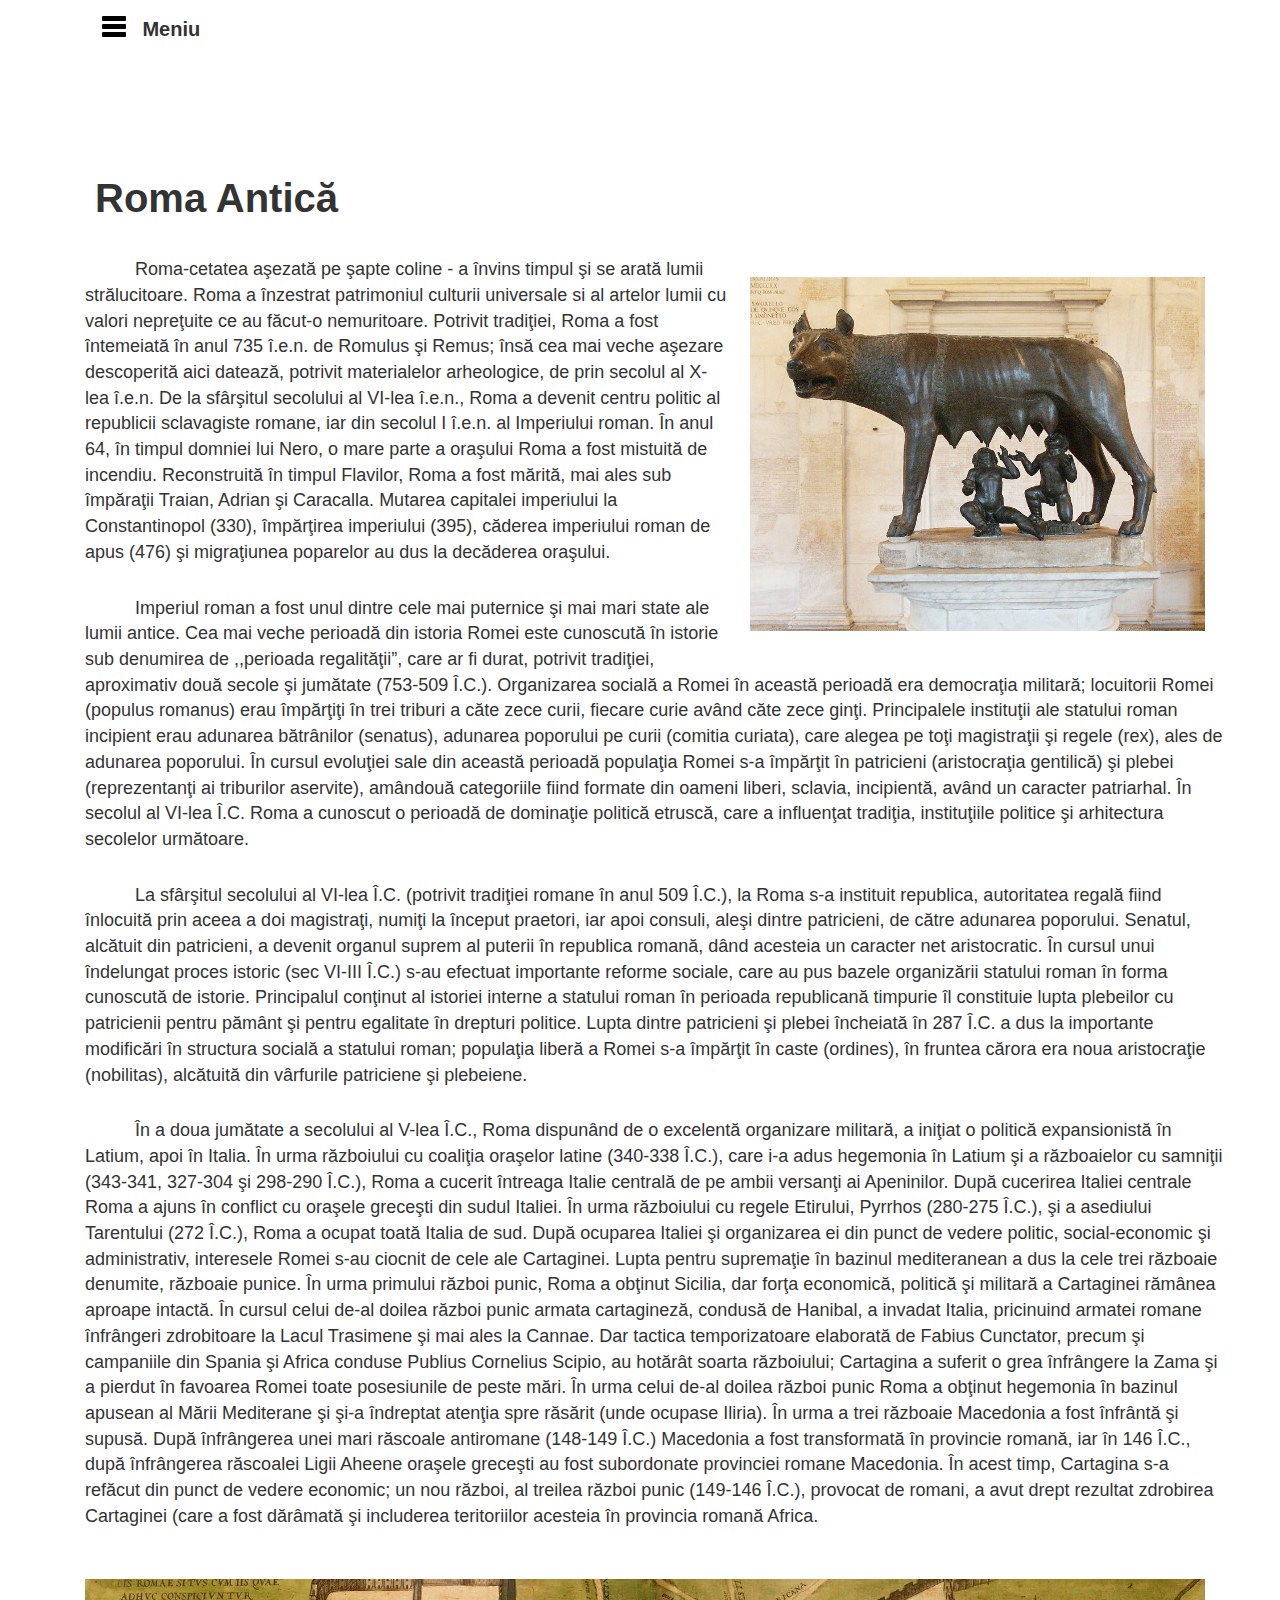
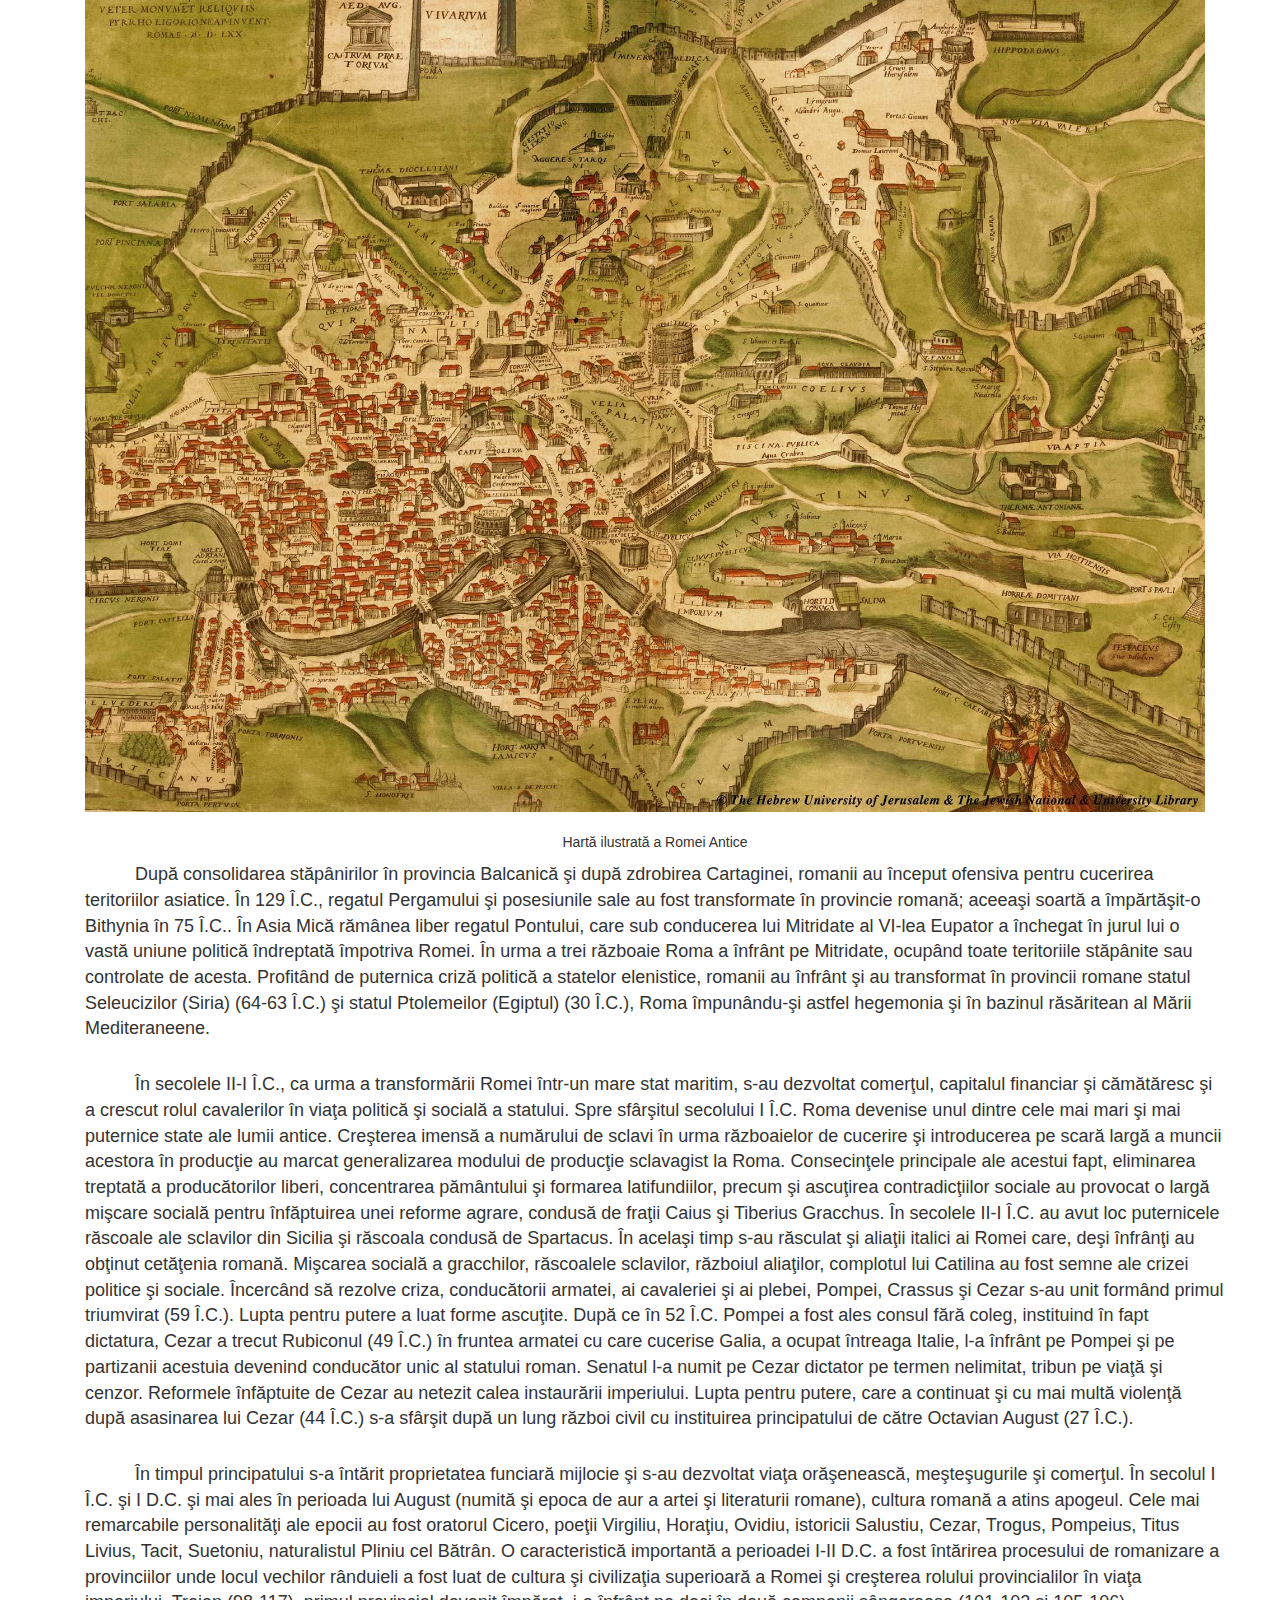
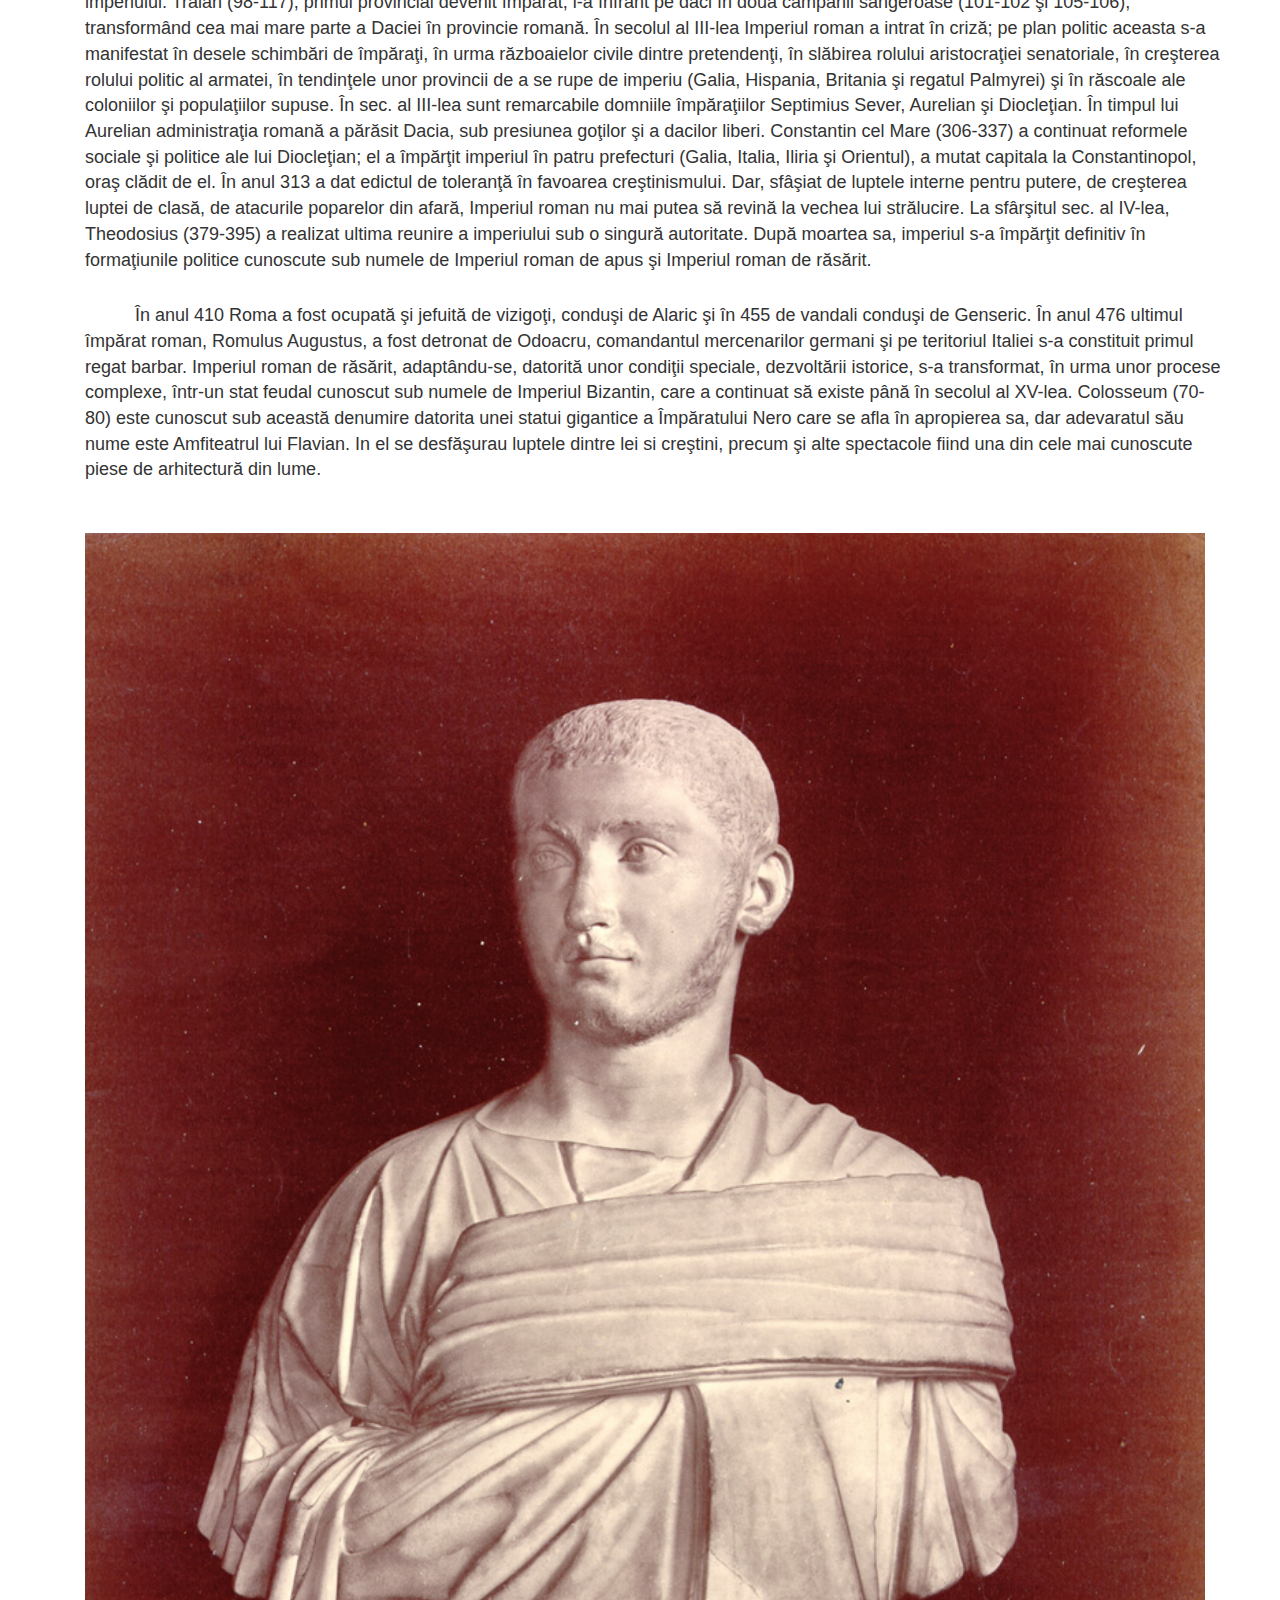
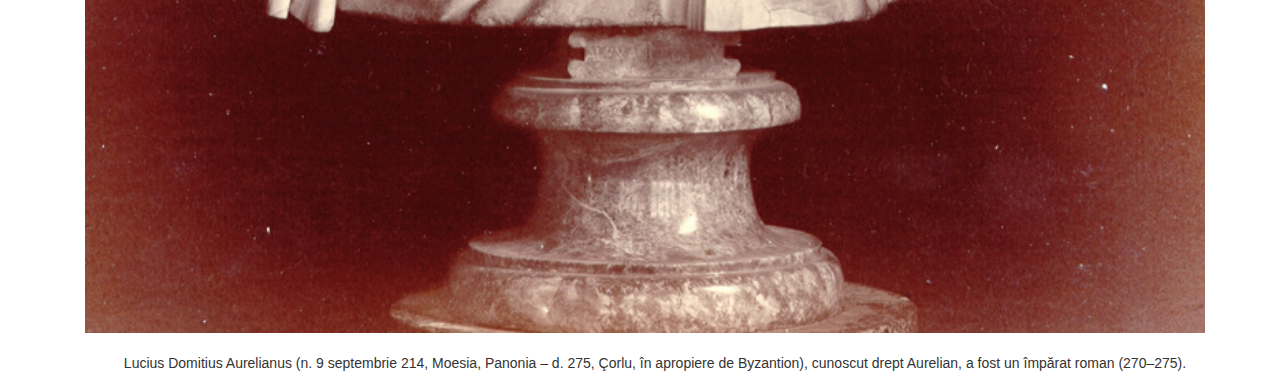
<file: index.html>
<!doctype html>

<html lang="ro">
<head>
    <meta charset="utf-8">
    <meta http-equiv="X-UA-Compatible" content="IE=edge">
    <meta name="viewport" content="width=device-width, initial-scale=1">
	  
	   <script src="https://ajax.googleapis.com/ajax/libs/jquery/1.11.1/jquery.min.js"></script>
    <!-- Include all compiled plugins (below), or include individual files as needed -->
    <script src="js/bootstrap.min.js"></script>
	  
	  <script src="js/script.js"></script>
    <title>Roma antică</title>

    <!-- Bootstrap -->
    <link href="css/bootstrap.min.css" rel="stylesheet">
	  <link href="style.css" rel="stylesheet">

  </head>
	
<body>
	
	<script src="https://ajax.googleapis.com/ajax/libs/jquery/1.11.2/jquery.min.js"></script>
    <!-- Include all compiled plugins (below), or include individual files as needed -->
    <script src="js/bootstrap.min.js"></script>
	
	
	  <div class="modal fade " id="despre" tabindex="2" role="dialog" aria-labelledby="myModalLabel" aria-hidden="true">
  
		  <div class="modal-dialog modal-lg">
    
	  <div class="modal-content">
      
		<div class="modal-header">
        <button type="button" class="close" id="inc" data-dismiss="modal" aria-label="Close"><span   aria-hidden="true">&times;</span></button>
        <h3 class="modal-title" id="myModalLabel">Despre proiect</h3>
      </div>
      		
		  
		<div class="modal-body">
			<ul>
			<li><h3> Bibliografie:</h3>
				
				<ol>
					<li>
						http://ro.wikipedia.org/wiki/Roma_Antic%C4%83
					</li>
					<li>
						http://istorie-edu.ro/istorie-universala/Roma/roma_00.html
					</li>
					<li>
						str.calificativ.ro/materialed/propuse/calatorieinromaantica_504.ppt

					</li>
					<li>
						ticliceu.wikispaces.com/file/view/Roma+Antica.ppt
					</li>
				</ol>
				<li> <h3>Liceu:</h3><h4> Liceul Teoretic <i>Ioan Slavici</i>, Panciu</h4>
					
				</li>
				<li> <h3>Elev:</h3><h4> Mihalache Robert</h4>
					
				</li>
				
				<li><h3>Clasa:</h3><h4>a XII-a A</h4> </li>
				
				<li> <h3>Profesor:</h3><h4> Voicu Simina</h4>
					
				</li>
				
			</li>
       		</ul>
      </div>
		
		
     
    
			  </div>
  
		  </div>

	  </div>	 
	
	<div class="menu">
	
	<div class="patrat">
	<div class="menu_icon">
		
		<div class="menu_t"><span id="but">Meniu</span></div>
		<div class="hamb"><img src="menu.svg"></div>
		
		
		
	</div>
		</div>
		
		<div class="menu_content">
			
			<div class="inchidere">X Închidere</div>
			<ul class="col-md-5 col-lg-10 col-sm-6 col-xs-12" id="unl">
				<li class="other" id="1">Acasă</li>
				<li class="other" id="2" >Forme de organizare politică de-a lungul timpului</li>
				<li class="other" id="3">Cultura</li>
				<li class="other" id="4">Scurt istoric</li>
				<li class="other" id="5"><a data-toggle="modal" data-target="#test">Testează-ți cunoștințele</a></li>
				<li class="other" id="6"><a data-toggle="modal" data-target="#despre">Despre proiect</a></li>
			</ul>
		</div>
		
	</div>
	
	<div class="container">
	  
	
	</div>
	
	<div class="modal fade " id="test" tabindex="2" role="dialog" aria-labelledby="myModalLabel" aria-hidden="true">
  
		  <div class="modal-dialog modal-lg">
    
	  <div class="modal-content">
      
		<div class="modal-header">
        <button type="button" class="close" data-dismiss="modal" aria-label="Close"><span   aria-hidden="true">&times;</span></button>
        <h3 class="modal-title" id="myModalLabel">Testează-ți cunostințele</h3>
      </div>
      		
		  
		<div class="modal-body">
			<form class="test">
				<ol>
					<li>Roma Antică a fost un oraș-stat asezat pe <input type="text" id="i11" class="i11"> coline, iar potrivit tradiției, acesta a fost întemeiat de <input type="text" id="i12" class="i12"> și <input type="text" id="i13" class="i13"> în anul 735 î.e.n.</li>
					
					<li>
						Perioada republicii Romei Antice începe în anul:<br>
		

						
							<br>
						<ul class="testare">
						<li class="i21"><input type="checkbox" id="i21" >510 î.Hr. </li>
					<br>
					<li class="i22"><input type="checkbox" id="i22">
					480 î.Hr.</li>
					<br>
					<li class="i23"><input type="checkbox" id="i23">
					44 î.Hr.</li>
					<br>
					
					</ul>	
						
					</li>
					
					</li>
					
					<li>
						Printre formele de organizare politică adoptate de-a lungul timpului de Roma Antică se numără:
						<br>
						<ul class="testare">
						<li class="i31"><input type="checkbox" id="i31" >Perioada monarhiei </li>
					<br>
					<li class="i32"><input type="checkbox" id="i32">
					Perioada republicii</li>
					<br>
					<li class="i33"><input type="checkbox" id="i33">
					Perioada interbelică</li>
					<br>
					<li class="i34"><input type="checkbox" id="i34">
					Perioada imperiului </li>
					<br>
					<li class="i35"><input type="checkbox" id="i35">
					Perioada de tranziție</li>
					<br>
					</ul>	
					</li>
					
						
					<li>
						Religia romană arhaică se întemeia pe un panteon divin și pe o mitologie puternic înrâurită de mitologia
					<select name="cauze" class="i41" id="i41">
<option value="sa">slavonă</option>
<option value="corect">greacă</option>
<option value="indian">hindusă</option>
<option value="celtii">celtică</option>
</select>
						
					</li>
					
			
							<br>
						<ul class="testare">
							Ultimul împărat de la Roma a fost detronat în:
						<li class="i51"><input type="checkbox" id="i51" >110 d.Hr. </li>
					<br>
					<li class="i52"><input type="checkbox" id="i52">
					480 d.Hr.</li>
					<br>
					<li class="i53"><input type="checkbox" id="i53">
					476 d.Hr.</li>
					<br>
				</ul>	
					</li>
					
					
					<li>
						În mitologia romană, zeul trăsnetului și al soarelui arzător este:
					<select name="cauze" class="i61" id="i61">
<option value="ju">Jupiter</option>
<option value="ve">Venus</option>
<option value="corect">Vulcanus</option>
<option value="sa">Saturn</option>
<option value="mi">Minerva</option>
<option value="me">Mercurius</option>
<option value="fa">Faunus</option>
</select>
						
					</li>
					
					
					<li>
						În mitologia romană, zeul luminii și al fenomenelor cerești este:
					<select name="cauze" class="i71" id="i71">
<option value="corect">Jupiter</option>
<option value="ve">Venus</option>
<option value="vu">Vulcanus</option>
<option value="sa">Saturn</option>
<option value="mi">Minerva</option>
<option value="me">Mercurius</option>
<option value="fa">Faunus</option>
</select>
						
					</li>
					
			
					<li>
						În mitologia romană, o divinitate agrară de origine latină:
					<select name="cauze" class="i81" id="i81">
<option value="ju">Jupiter</option>
<option value="ve">Venus</option>
<option value="vu">Vulcanus</option>
<option value="corect">Saturn</option>
<option value="mi">Minerva</option>
<option value="me">Mercurius</option>
<option value="fa">Faunus</option>
</select>
						
					</li>
					
					
	<li>
						În mitologia romană, zeul comerțului și al comercianților:
					<select name="cauze" class="i91" id="i91">
<option value="ju">Jupiter</option>
<option value="ve">Venus</option>
<option value="vu">Vulcanus</option>
<option value="sa">Saturn</option>
<option value="mi">Minerva</option>
<option value="corect">Mercurius</option>
<option value="fa">Faunus</option>
</select>
						
					</li>
					
					
	<li>
						În mitologia romană, zeița înțelepciunii, a artelor și a meșteșugurilor de tot felul este:
					<select name="cauze" class="i10" id="i10">
<option value="ju">Jupiter</option>
<option value="ve">Venus</option>
<option value="vu">Vulcanus</option>
<option value="sa">Saturn</option>
<option value="corect">Minerva</option>
<option value="me">Mercurius</option>
<option value="fa">Faunus</option>
</select>
						
					</li>
					
					
					
					
					</ol>
			</form>
      </div>
		
		  
		  <div class="modal-footer">
		
		  
        <button type="button" class="btn btn-default"  id="rasp">Arată răspunsuri </button>
        <button type="button" class="btn btn-primary" id="Verificare" >Verifică-te</button>
      </div>
		
     
    
			  </div>
  
		  </div>

	  </div>	 
	
</body>
	

</html>
</file>
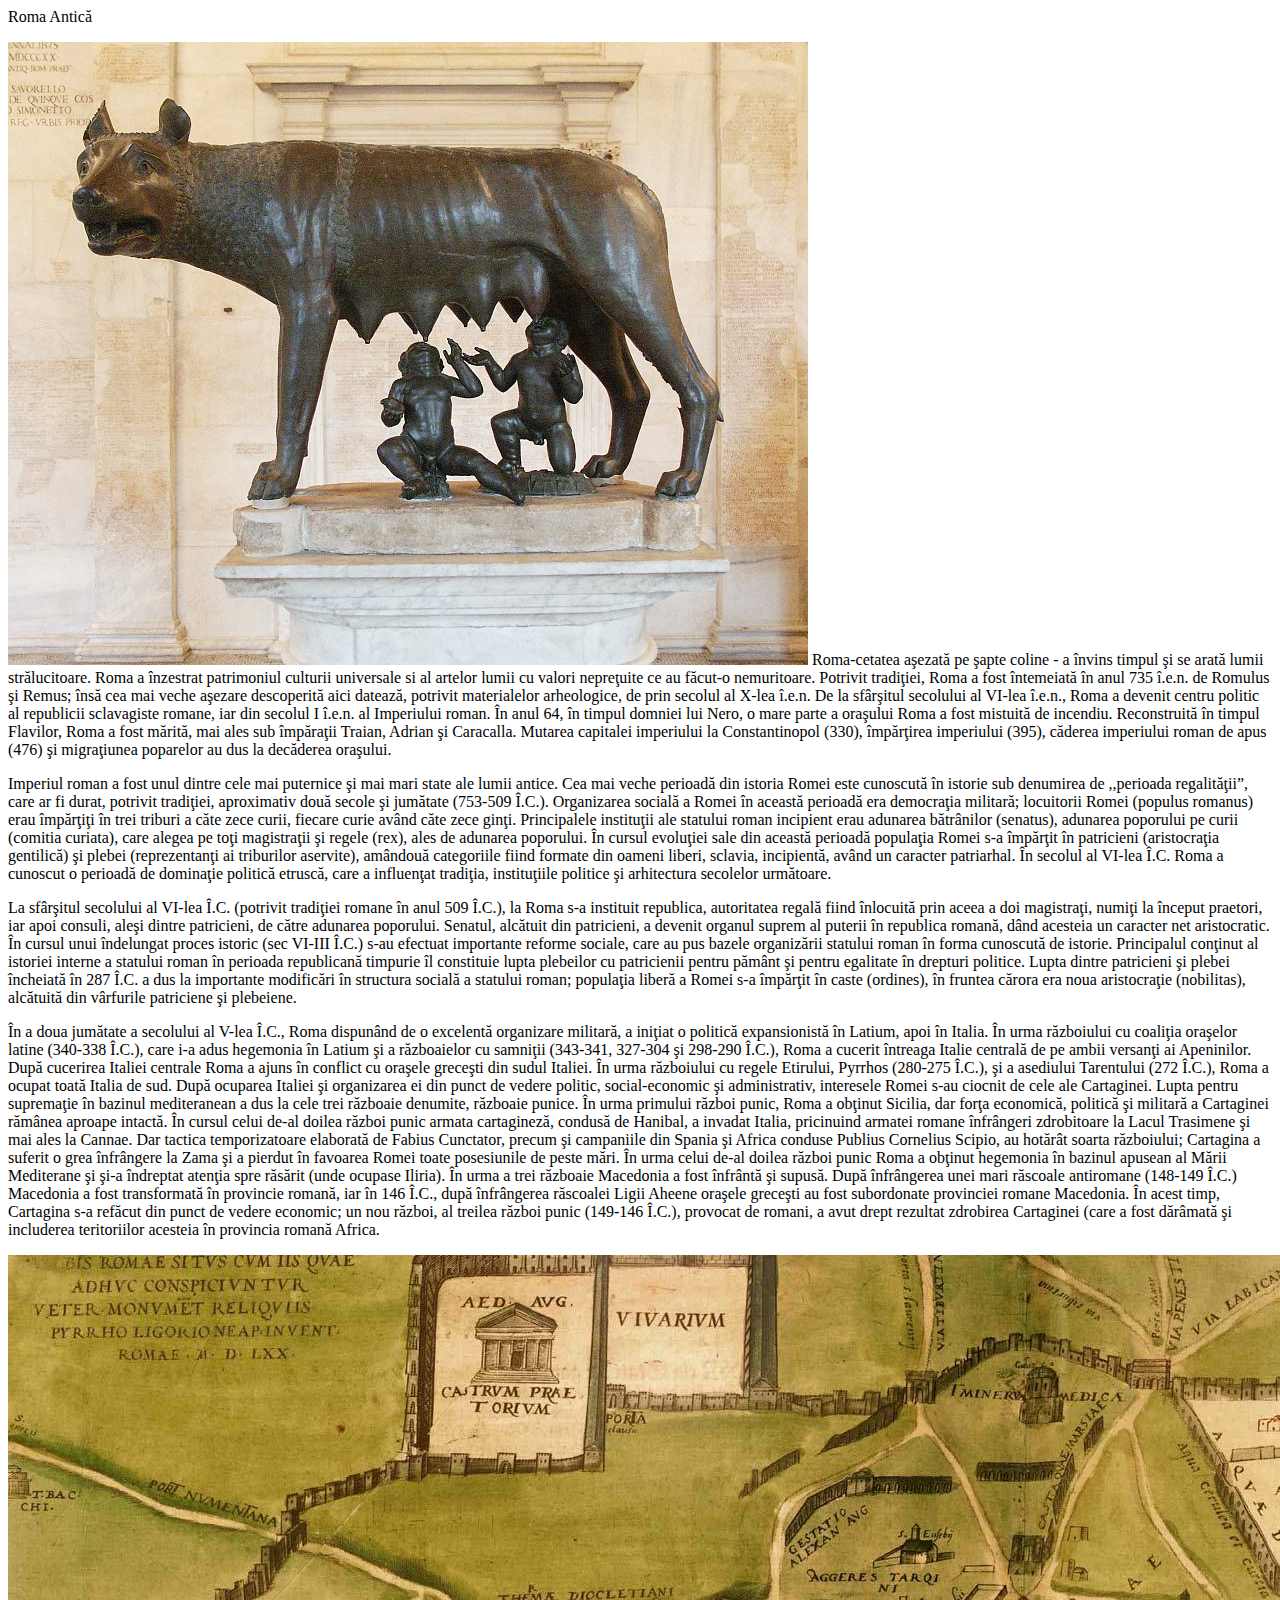
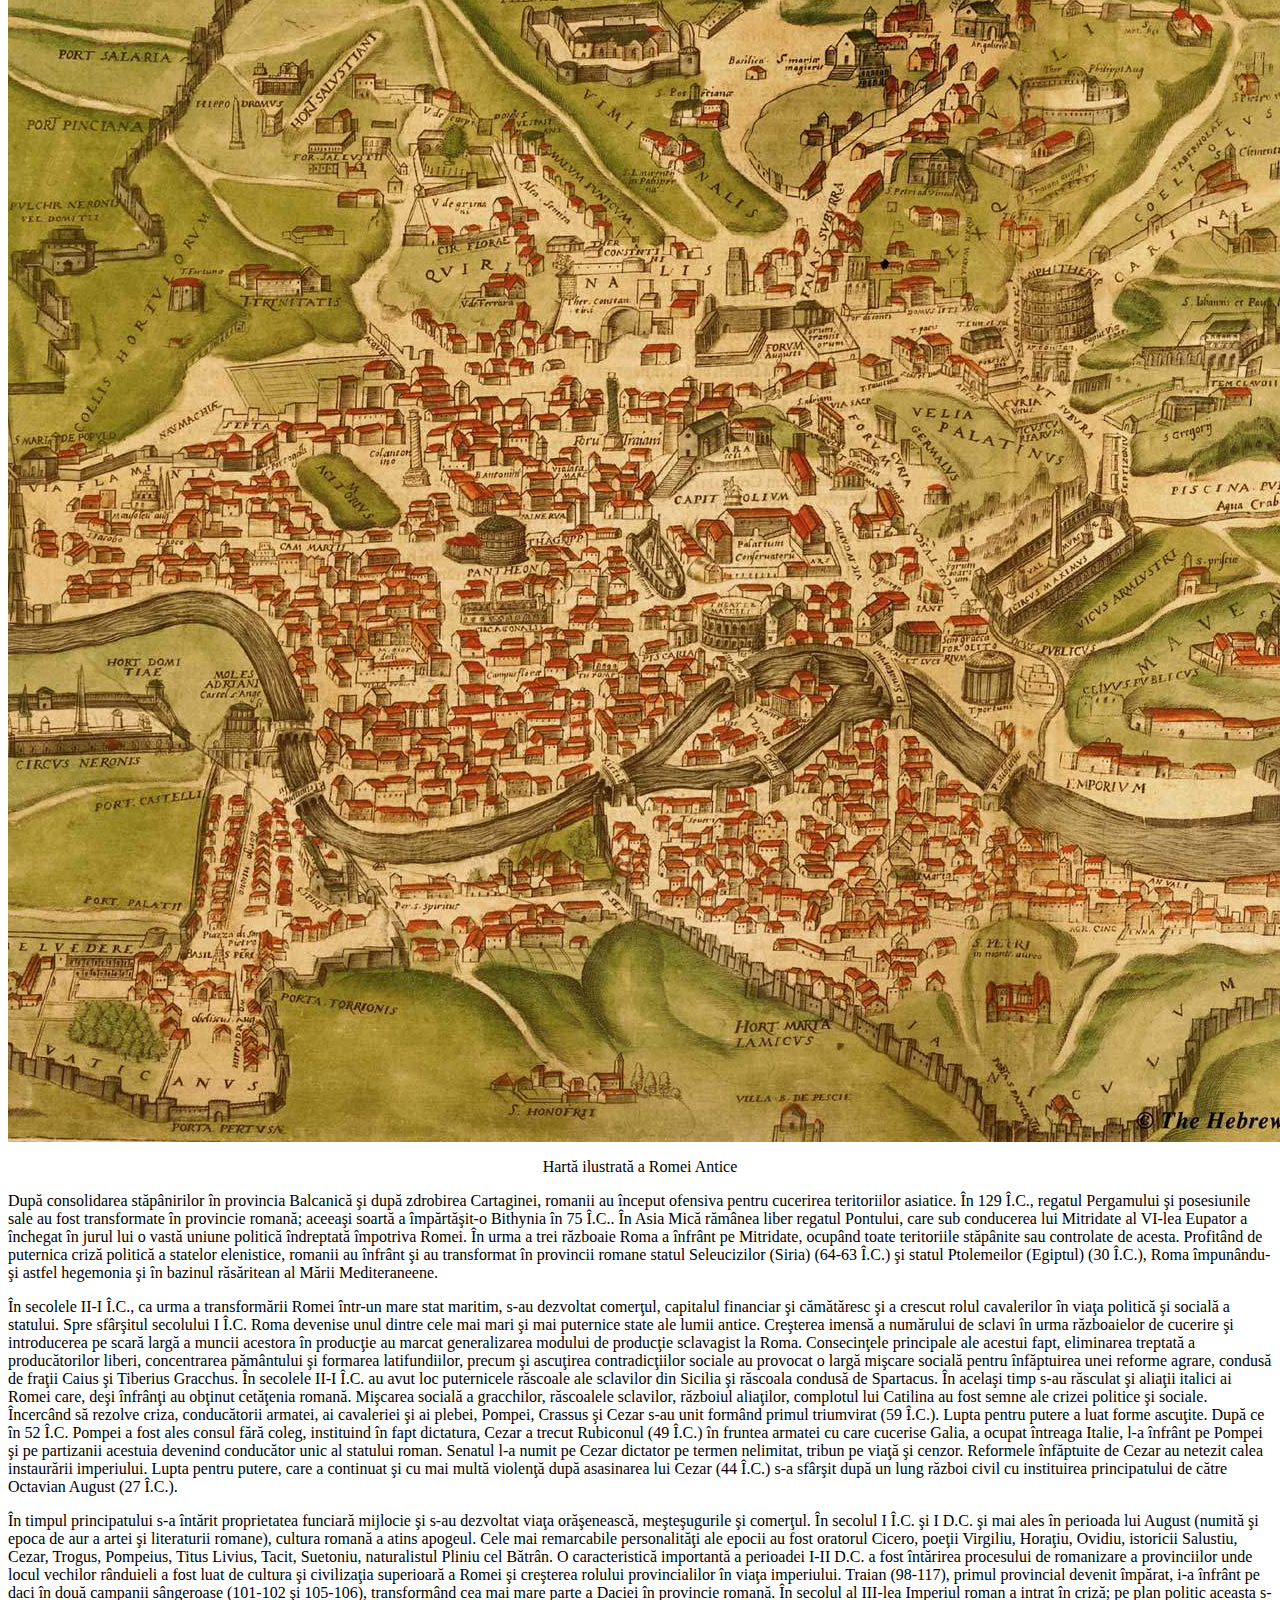
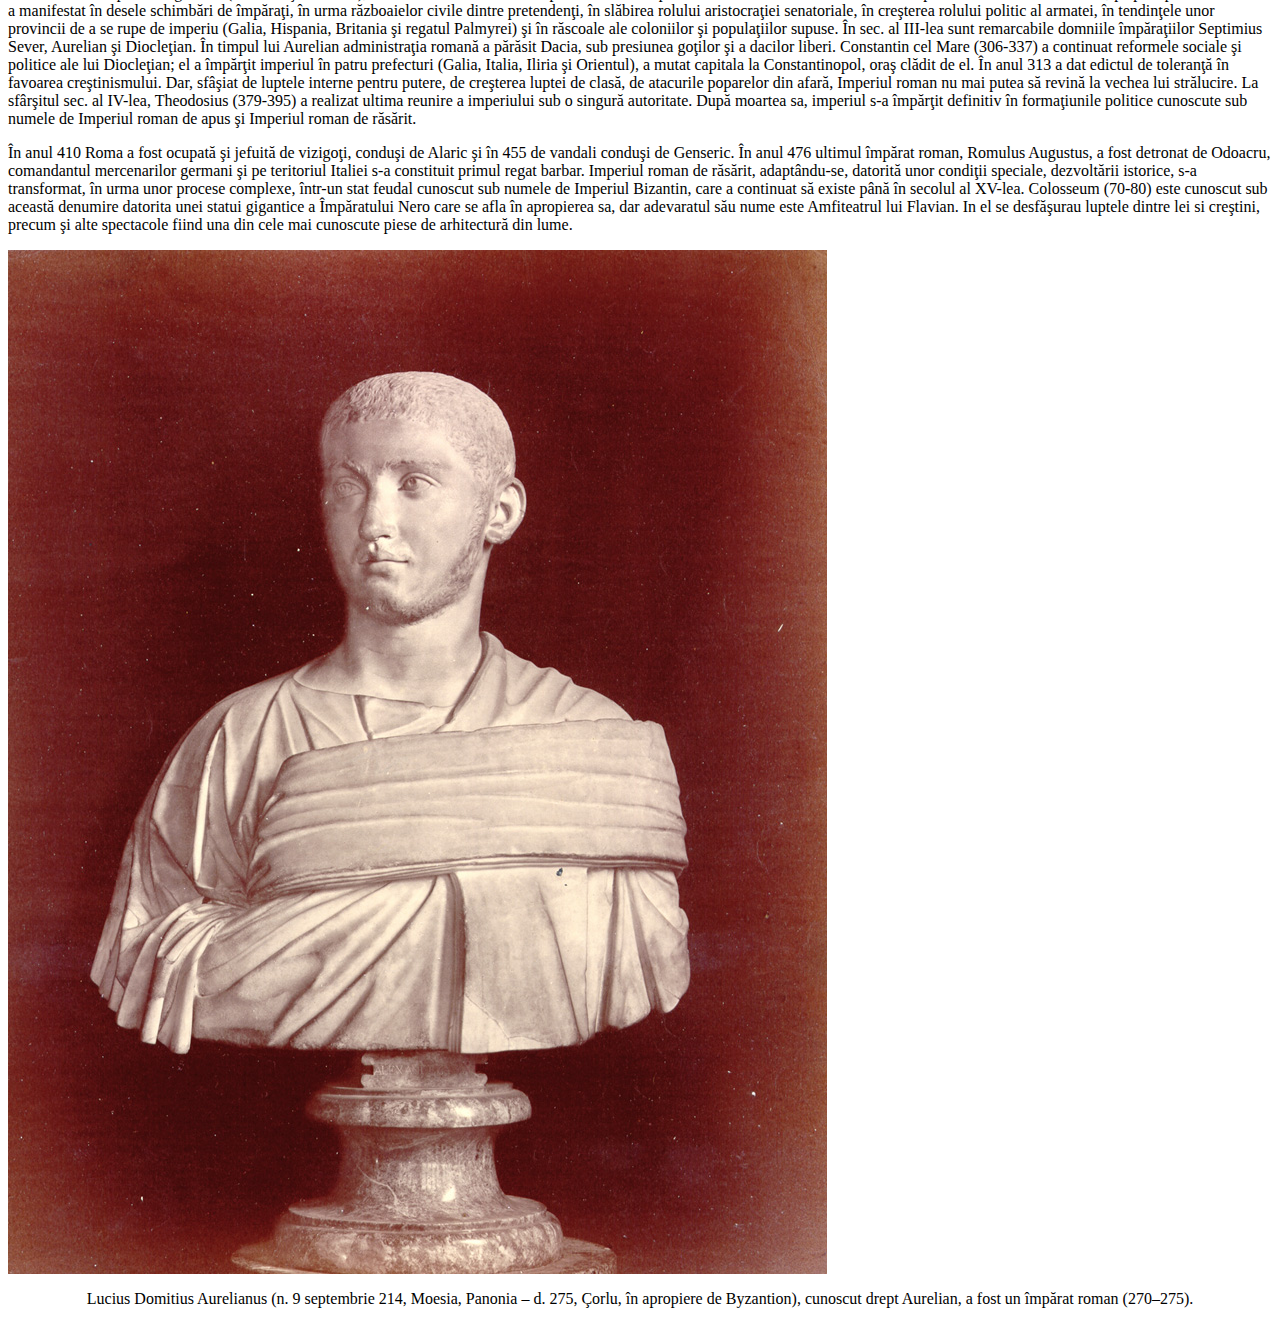
<file: acasa.html>
<html lang="ro">
	
	<head>
		
	</head>
	<body>
		
		<div class="container">
	  
	<div id="rand_articol" class="row">
		
		<div class="col-lg-12">
			<div class="panel-title"> Roma Antică</div>
							


								<p class="content"><img src="acasa2.jpg" id="img2"  class="col-md-4 col-lg-5 col-sm-6 col-xs-12" alt="Lupoaica cu puii"> Roma-cetatea aşezată pe şapte coline - a învins timpul şi se arată lumii strălucitoare. Roma a înzestrat patrimoniul culturii universale si al artelor lumii cu valori nepreţuite ce au făcut-o nemuritoare.
	Potrivit tradiţiei, Roma a fost întemeiată în anul 735 î.e.n. de Romulus şi Remus; însă cea mai veche aşezare descoperită aici datează, potrivit materialelor arheologice, de prin secolul al X-lea î.e.n. De la sfârşitul secolului al VI-lea î.e.n., Roma a devenit centru politic al republicii sclavagiste romane, iar din secolul I î.e.n. al Imperiului roman. În anul 64, în timpul domniei lui Nero, o mare parte a oraşului Roma a fost mistuită de incendiu. Reconstruită în timpul Flavilor, Roma a fost mărită, mai ales sub împăraţii Traian, Adrian şi Caracalla. Mutarea capitalei imperiului la Constantinopol (330), împărţirea imperiului (395), căderea imperiului roman de apus (476) şi migraţiunea poparelor au dus la decăderea oraşului.</p>

<p class="content">
	Imperiul roman a fost unul dintre cele mai puternice şi mai mari state ale lumii antice. Cea mai veche perioadă din istoria Romei este cunoscută în istorie sub denumirea de ,,perioada regalităţii”, care ar fi durat, potrivit tradiţiei, aproximativ două secole şi jumătate (753-509 Î.C.). Organizarea socială a Romei în această perioadă era democraţia militară; locuitorii Romei (populus romanus) erau împărţiţi în trei triburi a căte zece curii, fiecare curie având căte zece ginţi. Principalele instituţii ale statului roman incipient erau adunarea bătrânilor (senatus), adunarea poporului pe curii (comitia curiata), care alegea pe toţi magistraţii şi regele (rex), ales de adunarea poporului. În cursul evoluţiei sale din această perioadă populaţia Romei s-a împărţit în patricieni (aristocraţia gentilică) şi plebei (reprezentanţi ai triburilor aservite), amândouă categoriile fiind formate din oameni liberi, sclavia, incipientă, având un caracter patriarhal. În secolul al VI-lea Î.C. Roma a cunoscut o perioadă de dominaţie politică etruscă, care a influenţat tradiţia, instituţiile politice şi arhitectura secolelor următoare.</p>
<p class="content">
 La sfârşitul secolului al VI-lea Î.C. (potrivit tradiţiei romane în anul 509 Î.C.), la Roma s-a instituit republica, autoritatea regală fiind înlocuită prin aceea a doi magistraţi, numiţi la început praetori, iar apoi consuli, aleşi dintre patricieni, de către adunarea poporului. Senatul, alcătuit din patricieni, a devenit organul suprem al puterii în republica romană, dând acesteia un caracter net aristocratic. În cursul unui îndelungat proces istoric (sec VI-III Î.C.) s-au efectuat importante reforme sociale, care au pus bazele organizării statului roman în forma cunoscută de istorie. Principalul conţinut al istoriei interne a statului roman în perioada republicană timpurie îl constituie lupta plebeilor cu patricienii pentru pământ şi pentru egalitate în drepturi politice. Lupta dintre patricieni şi plebei încheiată în 287 Î.C. a dus la importante modificări în structura socială a statului roman; populaţia liberă a Romei s-a împărţit în caste (ordines), în fruntea cărora era noua aristocraţie (nobilitas), alcătuită din vârfurile patriciene şi plebeiene.</p>
<p class="content">
În a doua jumătate a secolului al V-lea Î.C., Roma dispunând de o excelentă organizare militară, a iniţiat o politică expansionistă în Latium, apoi în Italia. În urma războiului cu coaliţia oraşelor latine (340-338 Î.C.), care i-a adus hegemonia în Latium şi a războaielor cu samniţii (343-341, 327-304 şi 298-290 Î.C.), Roma a cucerit întreaga Italie centrală de pe ambii versanţi ai Apeninilor. După cucerirea Italiei centrale Roma a ajuns în conflict cu oraşele greceşti din sudul Italiei. În urma războiului cu regele Etirului, Pyrrhos (280-275 Î.C.), şi a asediului Tarentului (272 Î.C.), Roma a ocupat toată Italia de sud. 
									După ocuparea Italiei şi organizarea ei din punct de vedere politic, social-economic şi administrativ, interesele Romei s-au ciocnit de cele ale Cartaginei. Lupta pentru supremaţie în bazinul mediteranean a dus la cele trei războaie denumite, războaie punice. În urma primului război punic, Roma a obţinut Sicilia, dar forţa economică, politică şi militară a Cartaginei rămânea aproape intactă. În cursul celui de-al doilea război punic armata cartagineză, condusă de Hanibal, a invadat Italia, pricinuind armatei romane înfrângeri zdrobitoare la Lacul Trasimene şi mai ales la Cannae. Dar tactica temporizatoare elaborată de Fabius Cunctator, precum şi campaniile din Spania şi Africa conduse Publius Cornelius Scipio, au hotărât soarta războiului; Cartagina a suferit o grea înfrângere la Zama şi a pierdut în favoarea Romei toate posesiunile de peste mări. În urma celui de-al doilea război punic Roma a obţinut hegemonia în bazinul apusean al Mării Mediterane şi şi-a îndreptat atenţia spre răsărit (unde ocupase Iliria). În urma a trei războaie Macedonia a fost înfrântă şi supusă. După înfrângerea unei mari răscoale antiromane (148-149 Î.C.) Macedonia a fost transformată în provincie romană, iar în 146 Î.C., după înfrângerea răscoalei Ligii Aheene oraşele greceşti au fost subordonate provinciei romane Macedonia. În acest timp, Cartagina s-a refăcut din punct de vedere economic; un nou război, al treilea război punic (149-146 Î.C.), provocat de romani, a avut drept rezultat zdrobirea Cartaginei (care a fost dărâmată şi includerea teritoriilor acesteia în provincia romană Africa. </p>
									
									<img src="acasa1.jpg" id="img2"  class="col-md-12 col-lg-12 col-sm-12 col-xs-12" alt="Imperiul Roman">
									
									<p align="center">Hartă ilustrată a Romei Antice</p>
	<p class="content">							
După consolidarea stăpânirilor în provincia Balcanică şi după zdrobirea Cartaginei, romanii au început ofensiva pentru cucerirea teritoriilor asiatice. În 129 Î.C., regatul Pergamului şi posesiunile sale au fost transformate în provincie romană; aceeaşi soartă a împărtăşit-o Bithynia în 75 Î.C.. În Asia Mică rămânea liber regatul Pontului, care sub conducerea lui Mitridate al VI-lea Eupator a închegat în jurul lui o vastă uniune politică îndreptată împotriva Romei. În urma a trei războaie Roma a înfrânt pe Mitridate, ocupând toate teritoriile stăpânite sau controlate de acesta. Profitând de puternica criză politică a statelor elenistice, romanii au înfrânt şi au transformat în provincii romane statul Seleucizilor (Siria) (64-63 Î.C.) şi statul Ptolemeilor (Egiptul) (30 Î.C.), Roma împunându-şi astfel hegemonia şi în bazinul răsăritean al Mării Mediteraneene. 
<p class="content">
În secolele II-I Î.C., ca urma a transformării Romei într-un mare stat maritim, s-au dezvoltat comerţul, capitalul financiar şi cămătăresc şi a crescut rolul cavalerilor în viaţa politică şi socială a statului. Spre sfârşitul secolului I Î.C. Roma devenise unul dintre cele mai mari şi mai puternice state ale lumii antice. Creşterea imensă a numărului de sclavi în urma războaielor de cucerire şi introducerea pe scară largă a muncii acestora în producţie au marcat generalizarea modului de producţie sclavagist la Roma. Consecinţele principale ale acestui fapt, eliminarea treptată a producătorilor liberi, concentrarea pământului şi formarea latifundiilor, precum şi ascuţirea contradicţiilor sociale au provocat o largă mişcare socială pentru înfăptuirea unei reforme agrare, condusă de fraţii Caius şi Tiberius Gracchus. În secolele II-I  Î.C. au avut loc puternicele răscoale ale sclavilor din Sicilia şi răscoala condusă de Spartacus. În acelaşi timp s-au răsculat şi aliaţii italici ai Romei care, deşi înfrânţi au obţinut cetăţenia romană. Mişcarea socială a gracchilor, răscoalele sclavilor, războiul aliaţilor, complotul lui Catilina au fost semne ale crizei politice şi sociale. Încercând să rezolve criza,  conducătorii armatei, ai cavaleriei şi ai plebei, Pompei, Crassus şi Cezar s-au unit formând primul triumvirat (59 Î.C.). Lupta pentru putere a luat forme ascuţite. După ce în 52 Î.C. Pompei a fost ales consul fără coleg, instituind în fapt dictatura, Cezar a trecut Rubiconul (49 Î.C.) în fruntea armatei cu care cucerise Galia, a ocupat întreaga Italie, l-a înfrânt pe Pompei şi pe partizanii acestuia devenind conducător unic al statului roman. Senatul l-a numit pe Cezar dictator pe termen nelimitat, tribun pe viaţă şi cenzor. Reformele înfăptuite de Cezar au netezit calea instaurării imperiului. Lupta pentru putere, care a continuat şi cu mai multă violenţă după asasinarea lui Cezar (44 Î.C.) s-a sfârşit după un lung război civil cu instituirea principatului de către Octavian August (27 Î.C.).</p>
<p class="content">
În timpul principatului s-a întărit proprietatea funciară mijlocie şi s-au dezvoltat viaţa orăşenească, meşteşugurile şi comerţul. În secolul I Î.C. şi I D.C. şi mai ales în perioada lui August (numită şi epoca de aur a artei şi literaturii romane), cultura romană a atins apogeul. Cele mai remarcabile personalităţi ale epocii au fost oratorul Cicero, poeţii Virgiliu, Horaţiu, Ovidiu, istoricii Salustiu, Cezar, Trogus, Pompeius, Titus Livius, Tacit, Suetoniu, naturalistul Pliniu cel Bătrân.
O caracteristică importantă a perioadei I-II D.C. a fost întărirea procesului de romanizare a provinciilor unde locul vechilor rânduieli a fost luat de cultura şi civilizaţia superioară a Romei şi creşterea rolului provincialilor în viaţa imperiului. Traian (98-117), primul provincial devenit împărat, i-a înfrânt pe daci în două campanii sângeroase (101-102 şi 105-106), transformând cea mai mare parte a Daciei în provincie romană.
În secolul al III-lea Imperiul roman a intrat în criză; pe plan politic aceasta s-a manifestat în desele schimbări de împăraţi, în urma războaielor civile dintre pretendenţi, în slăbirea rolului aristocraţiei senatoriale, în creşterea rolului politic al armatei, în tendinţele unor provincii de a se rupe de imperiu (Galia, Hispania, Britania şi regatul Palmyrei) şi în răscoale ale coloniilor şi populaţiilor supuse. În sec. al III-lea sunt remarcabile domniile împăraţiilor Septimius Sever, Aurelian şi Diocleţian. În timpul lui Aurelian administraţia romană a părăsit Dacia, sub presiunea goţilor şi a dacilor liberi. 
Constantin cel Mare (306-337) a continuat reformele sociale şi politice ale lui Diocleţian; el a împărţit imperiul în patru prefecturi (Galia, Italia, Iliria şi Orientul), a mutat capitala la Constantinopol, oraş clădit de el. În anul 313 a dat edictul de toleranţă în favoarea creştinismului. Dar, sfâşiat de luptele interne pentru putere, de creşterea luptei de clasă, de atacurile poparelor din afară, Imperiul roman nu mai putea să revină la vechea lui strălucire. La sfârşitul sec. al IV-lea, Theodosius (379-395) a realizat ultima reunire a imperiului sub o singură autoritate. După moartea sa, imperiul s-a împărţit definitiv în formaţiunile politice cunoscute  sub numele de Imperiul roman de apus şi Imperiul roman de răsărit.</p>
<p class="content">
În anul 410 Roma a fost ocupată şi jefuită de vizigoţi, conduşi de Alaric şi în 455 de vandali conduşi de Genseric. În anul 476 ultimul împărat roman, Romulus Augustus, a fost detronat de Odoacru, comandantul mercenarilor germani şi pe teritoriul Italiei s-a constituit primul regat barbar. Imperiul roman de răsărit, adaptându-se, datorită unor condiţii speciale, dezvoltării istorice, s-a transformat, în urma unor procese complexe, într-un stat feudal cunoscut sub numele de Imperiul Bizantin, care a continuat să existe până în secolul al XV-lea.


 

Colosseum (70-80) este cunoscut sub această denumire datorita unei statui gigantice a Împăratului Nero care se afla în apropierea sa, dar adevaratul său nume este Amfiteatrul lui Flavian. In el se desfăşurau luptele dintre lei si creştini, precum  şi alte spectacole fiind una din cele mai cunoscute piese de arhitectură din lume.
</p>
									
									
									<img src="acasa3.jpg" id="img2"  class="col-md-12 col-lg-12 col-sm-12 col-xs-12" alt="Imperiul Roman">
									<p align="center">Lucius Domitius Aurelianus (n. 9 septembrie 214, Moesia, Panonia – d. 275, Çorlu, în apropiere de Byzantion), cunoscut drept Aurelian, a fost un împărat roman (270–275).</p>
								
								
								
								
							

			
	</div>
		</div>
	</div>
		
	</body>
</html>
</file>
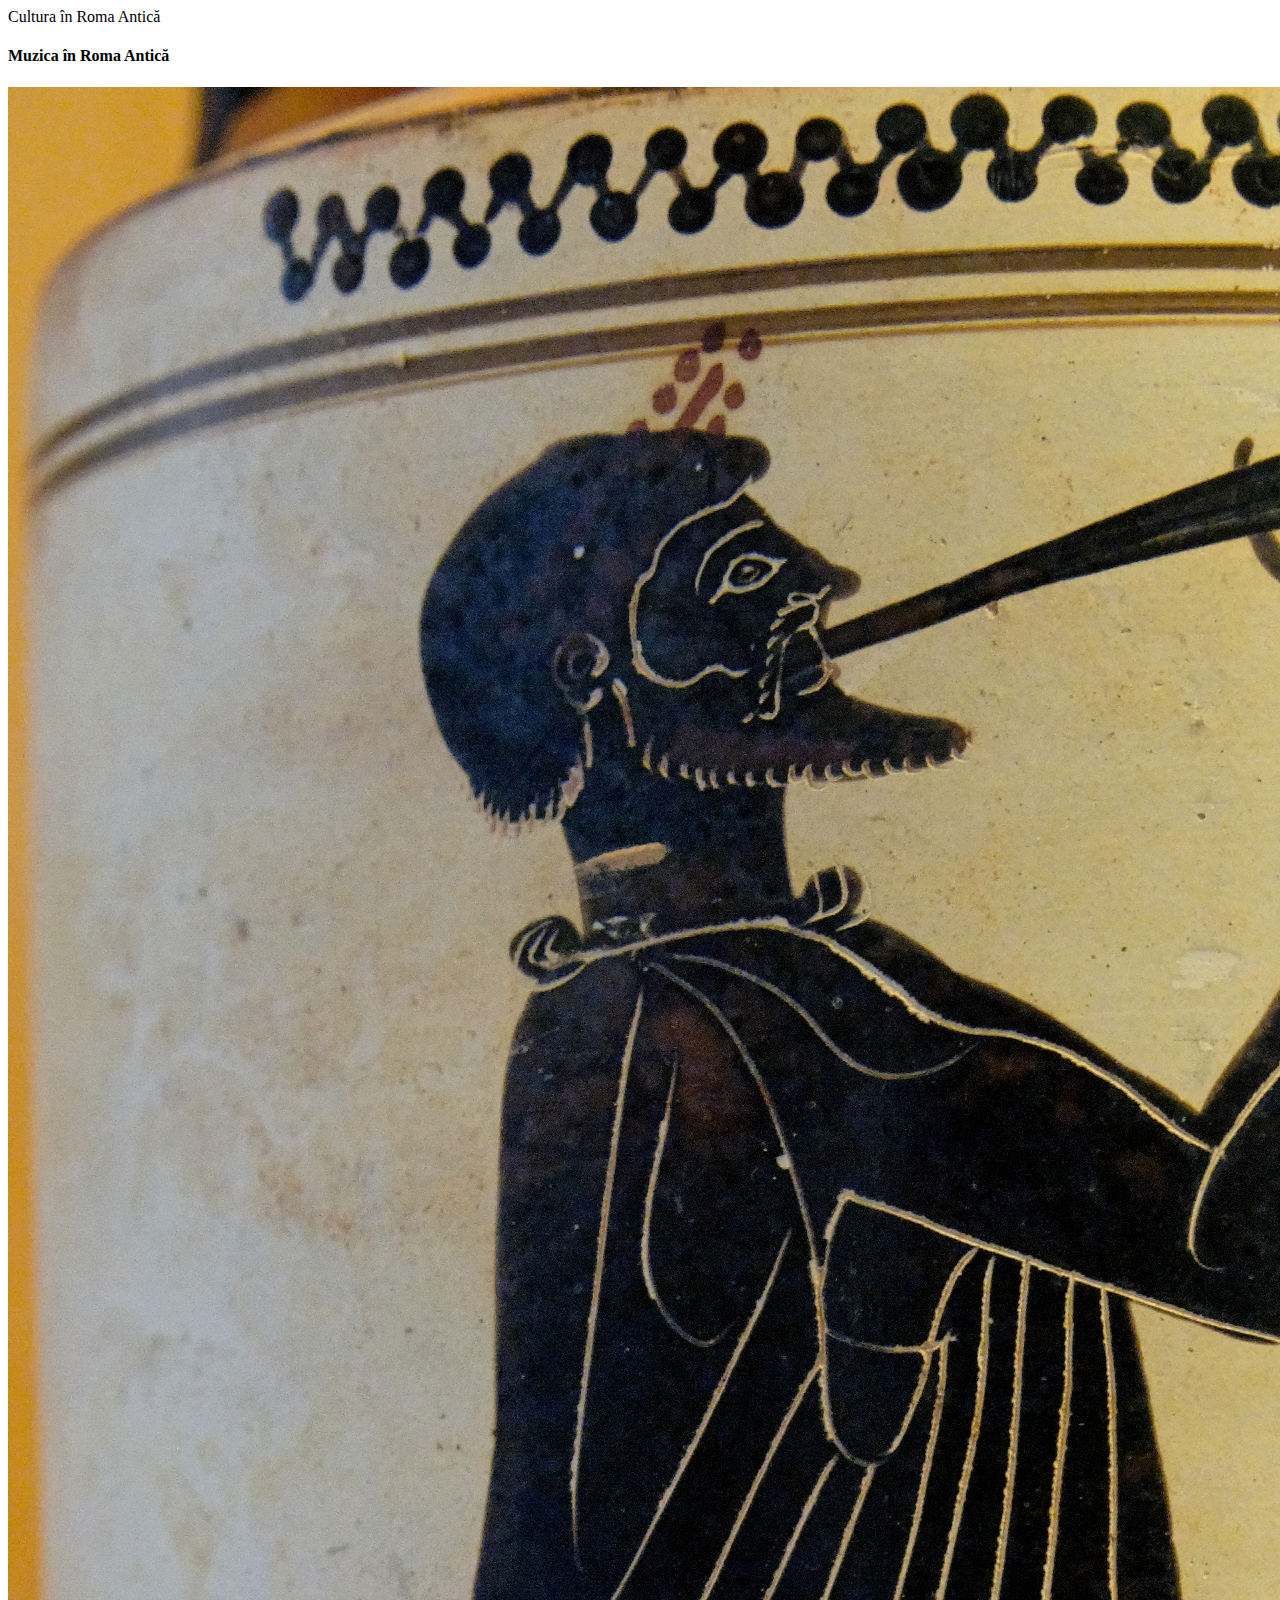
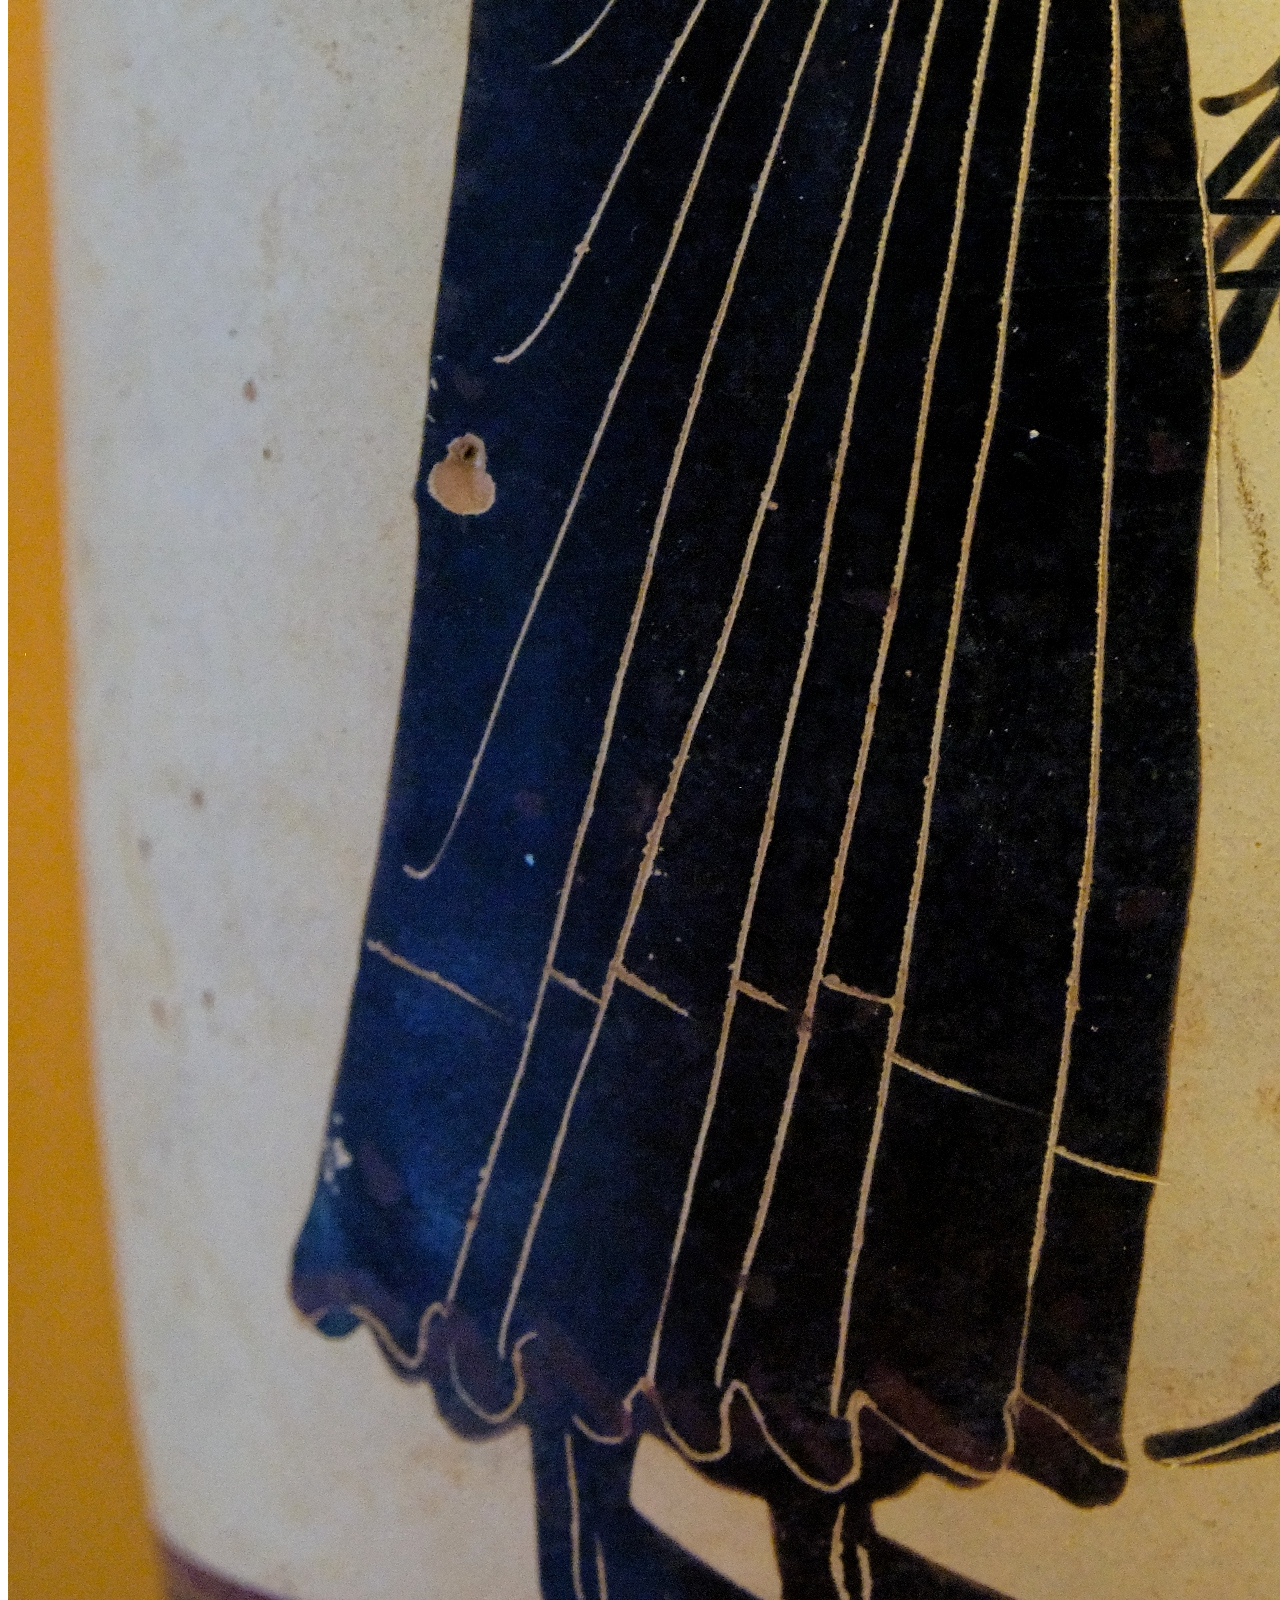
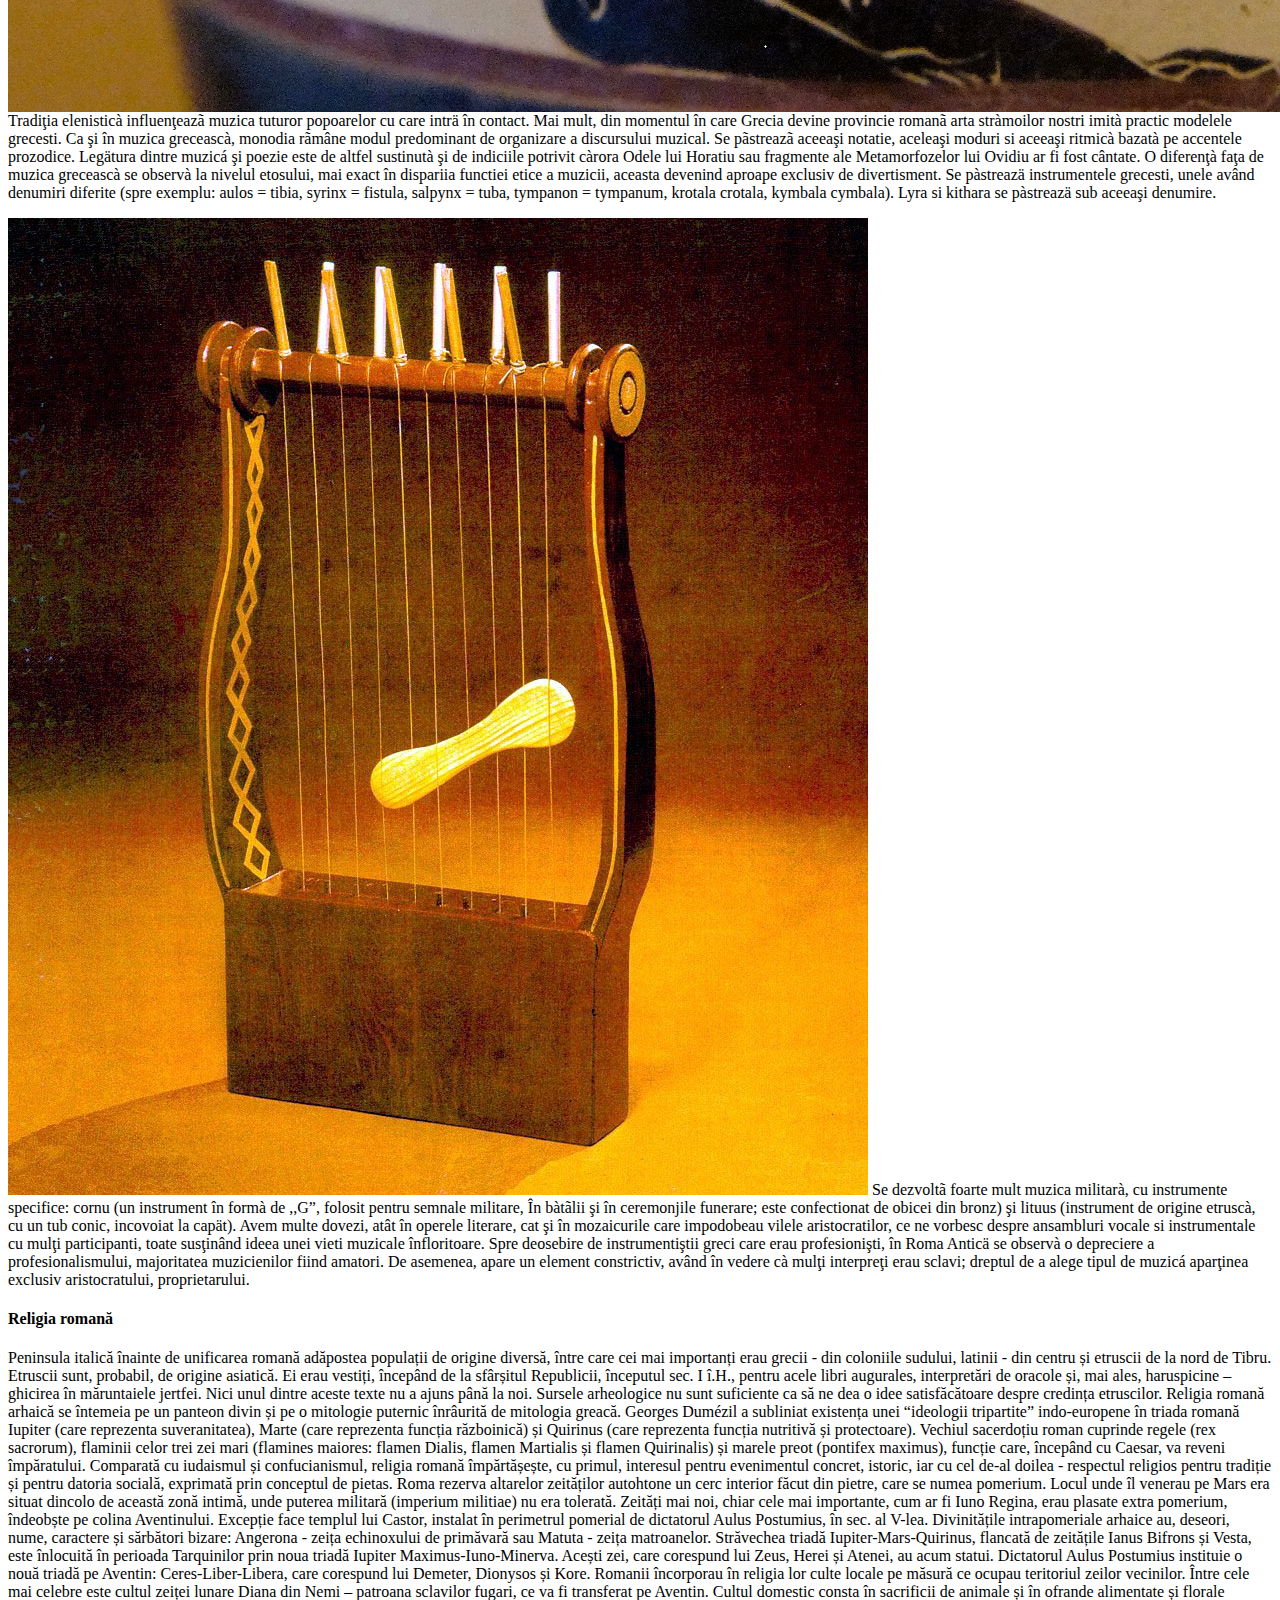
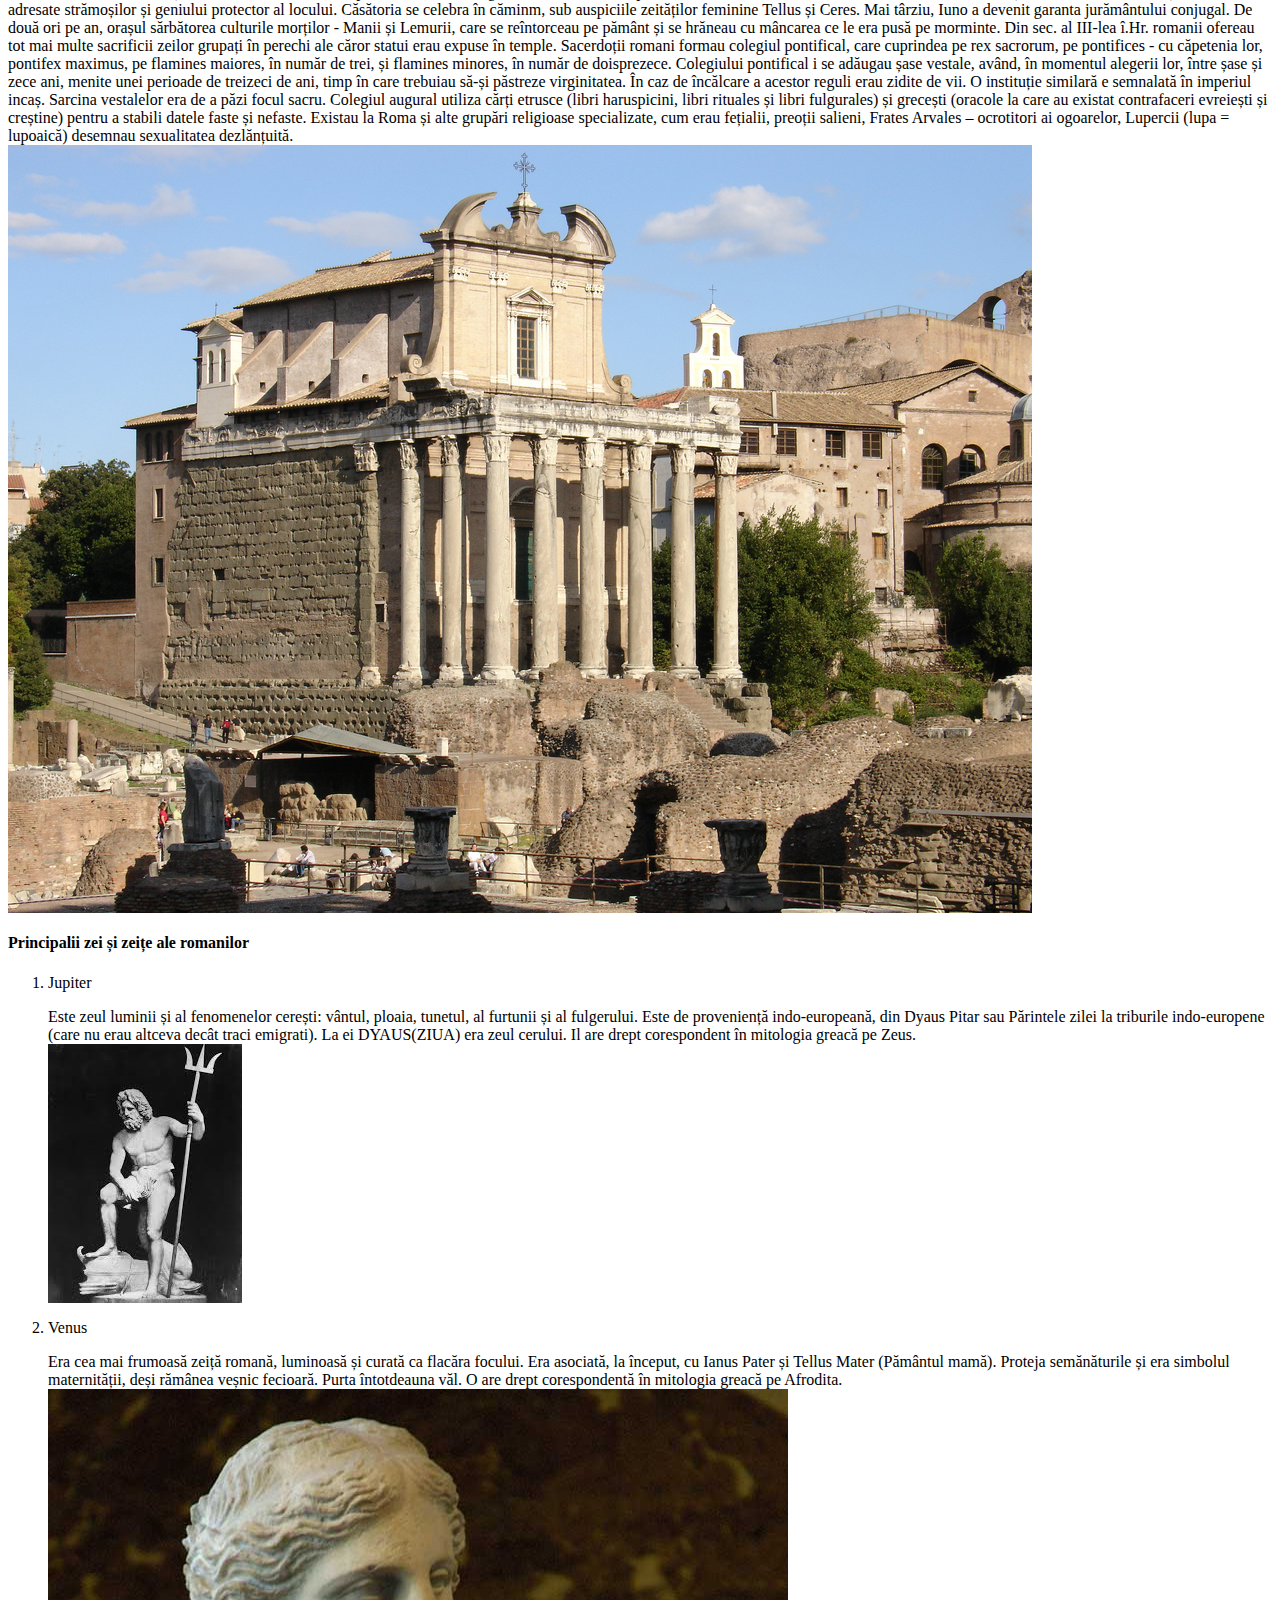
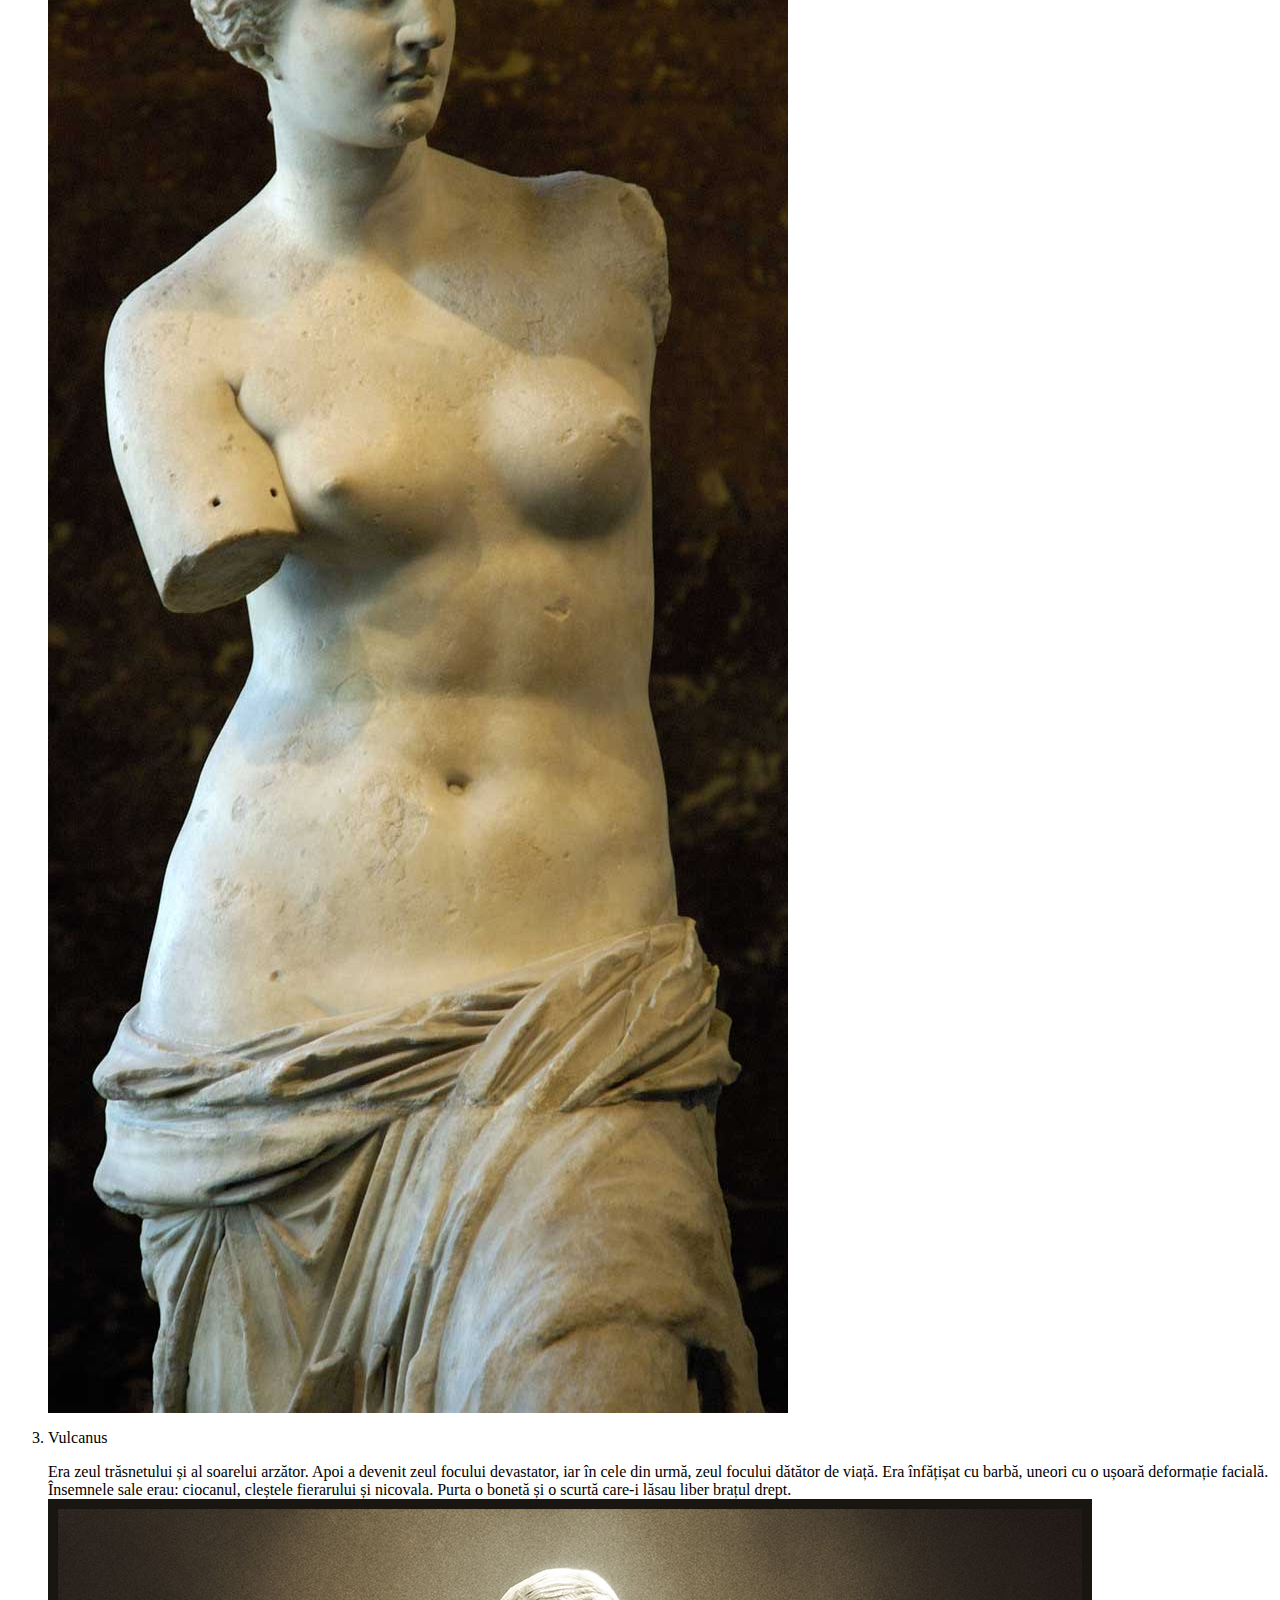
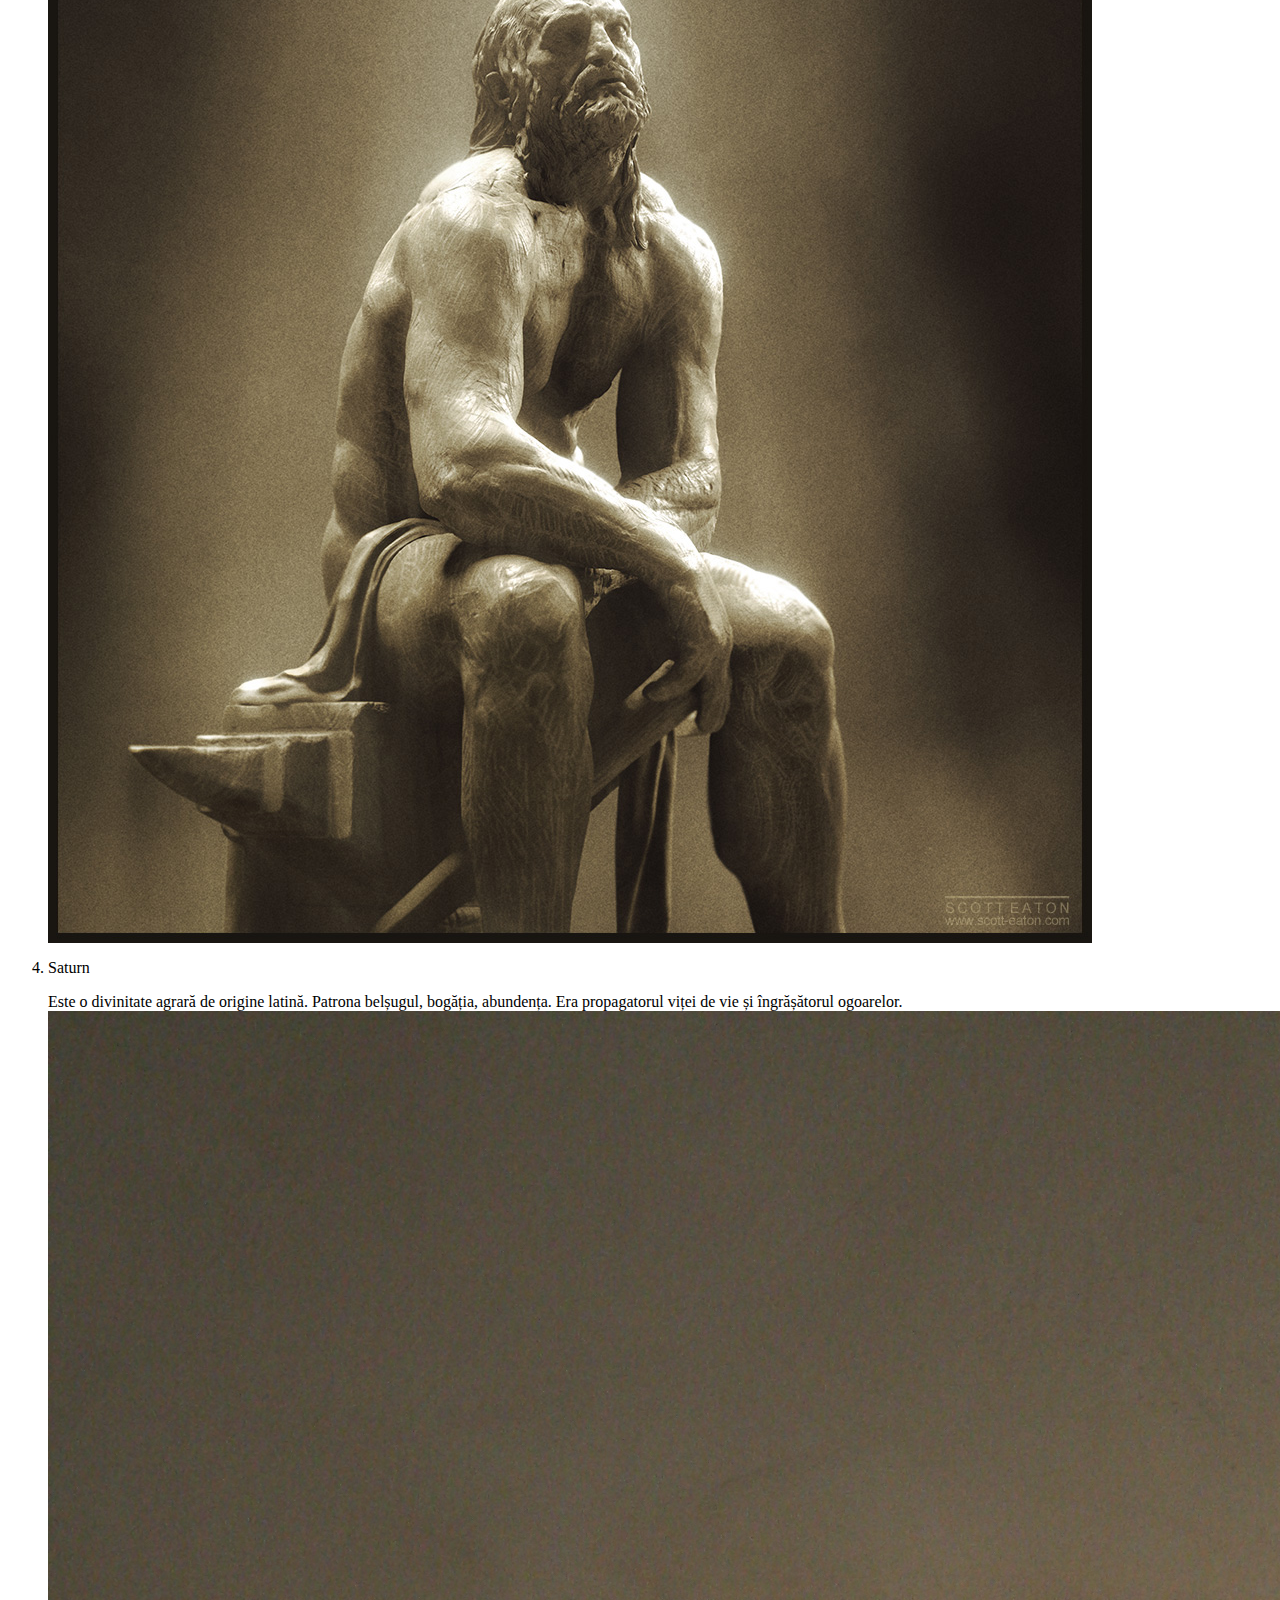
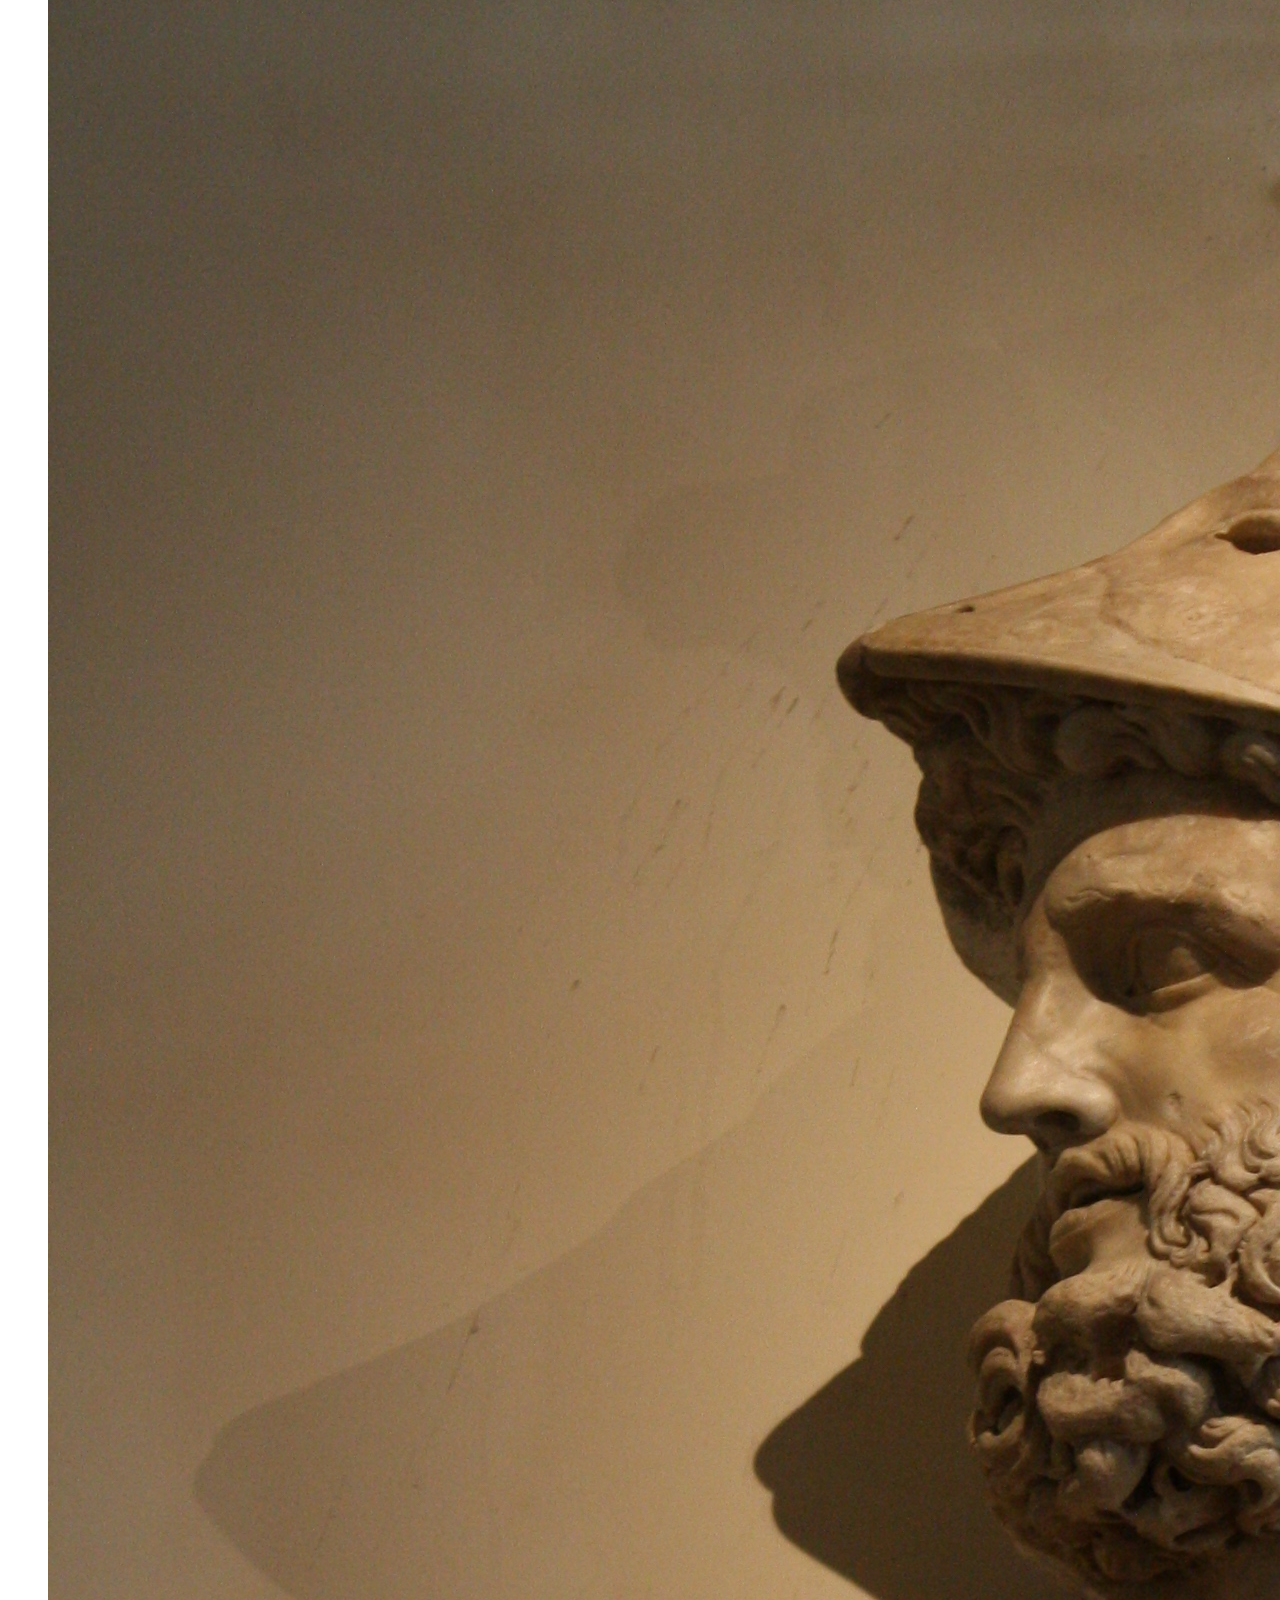
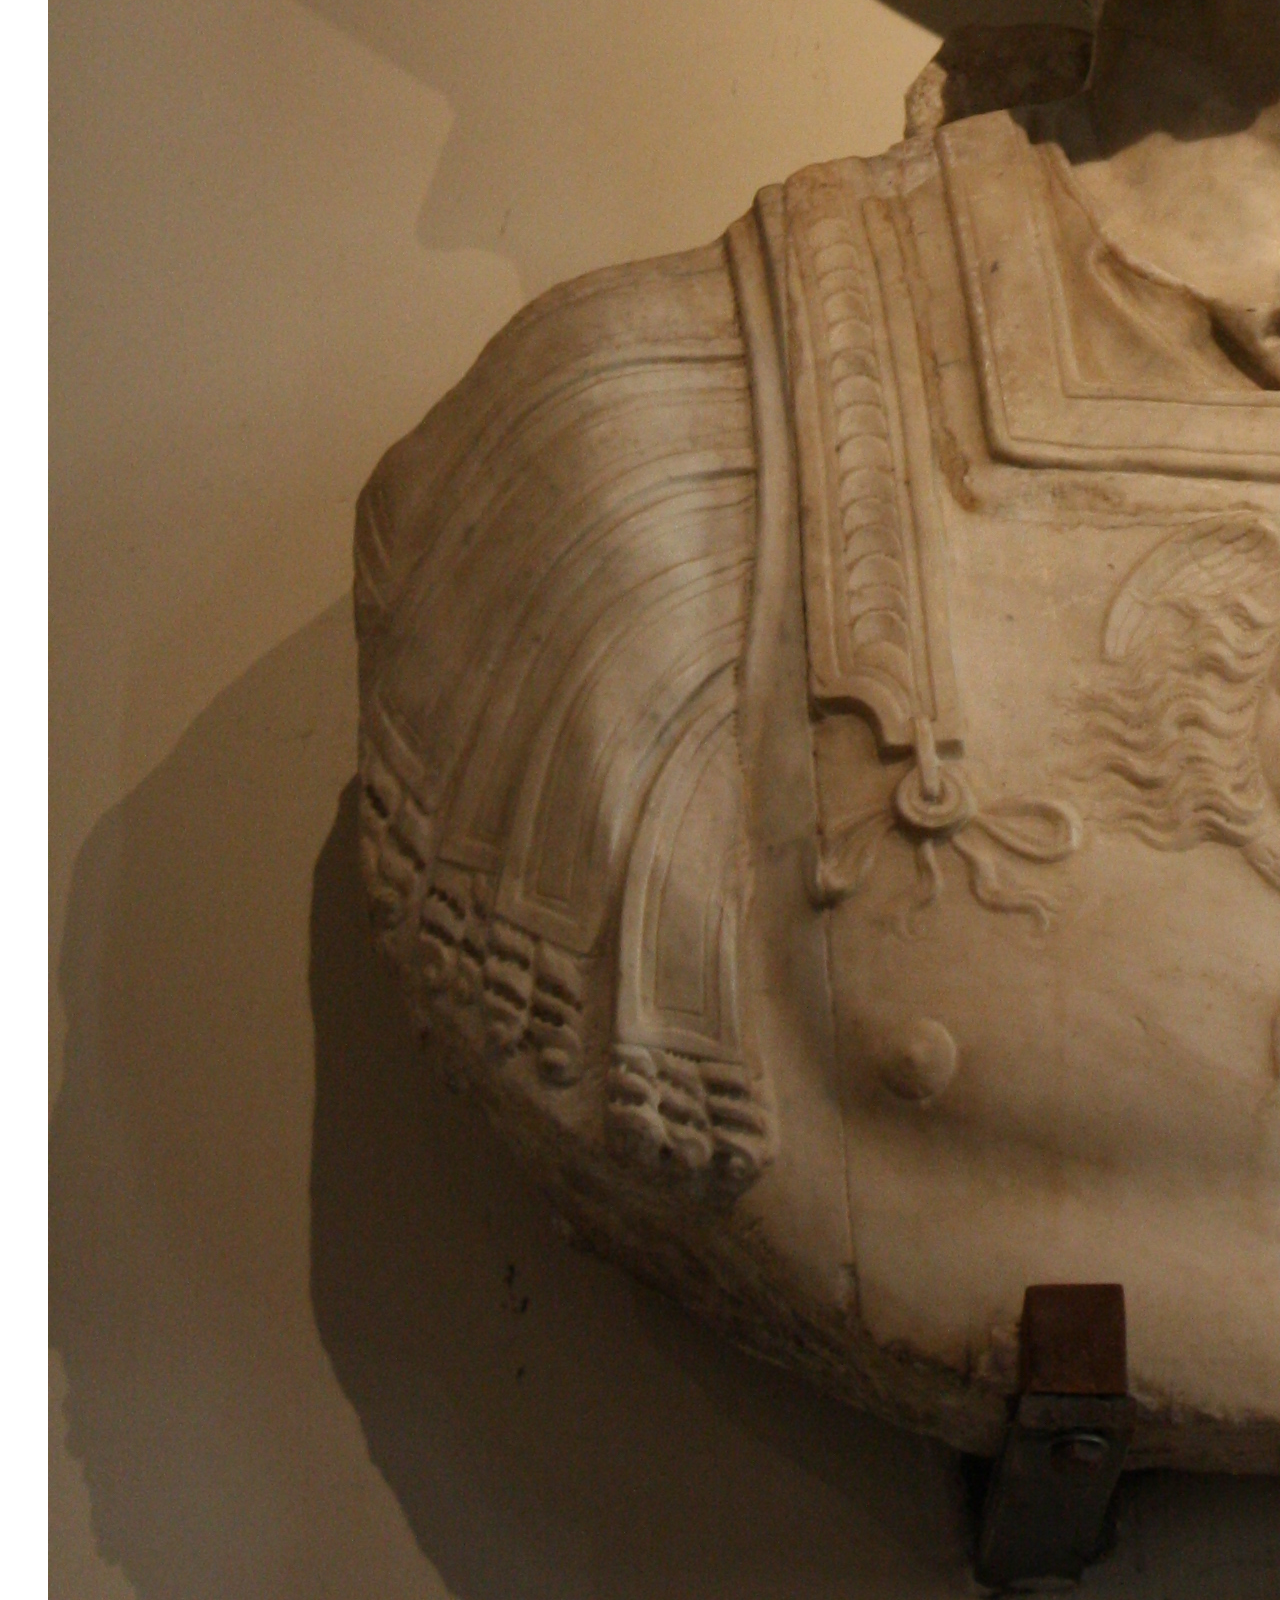
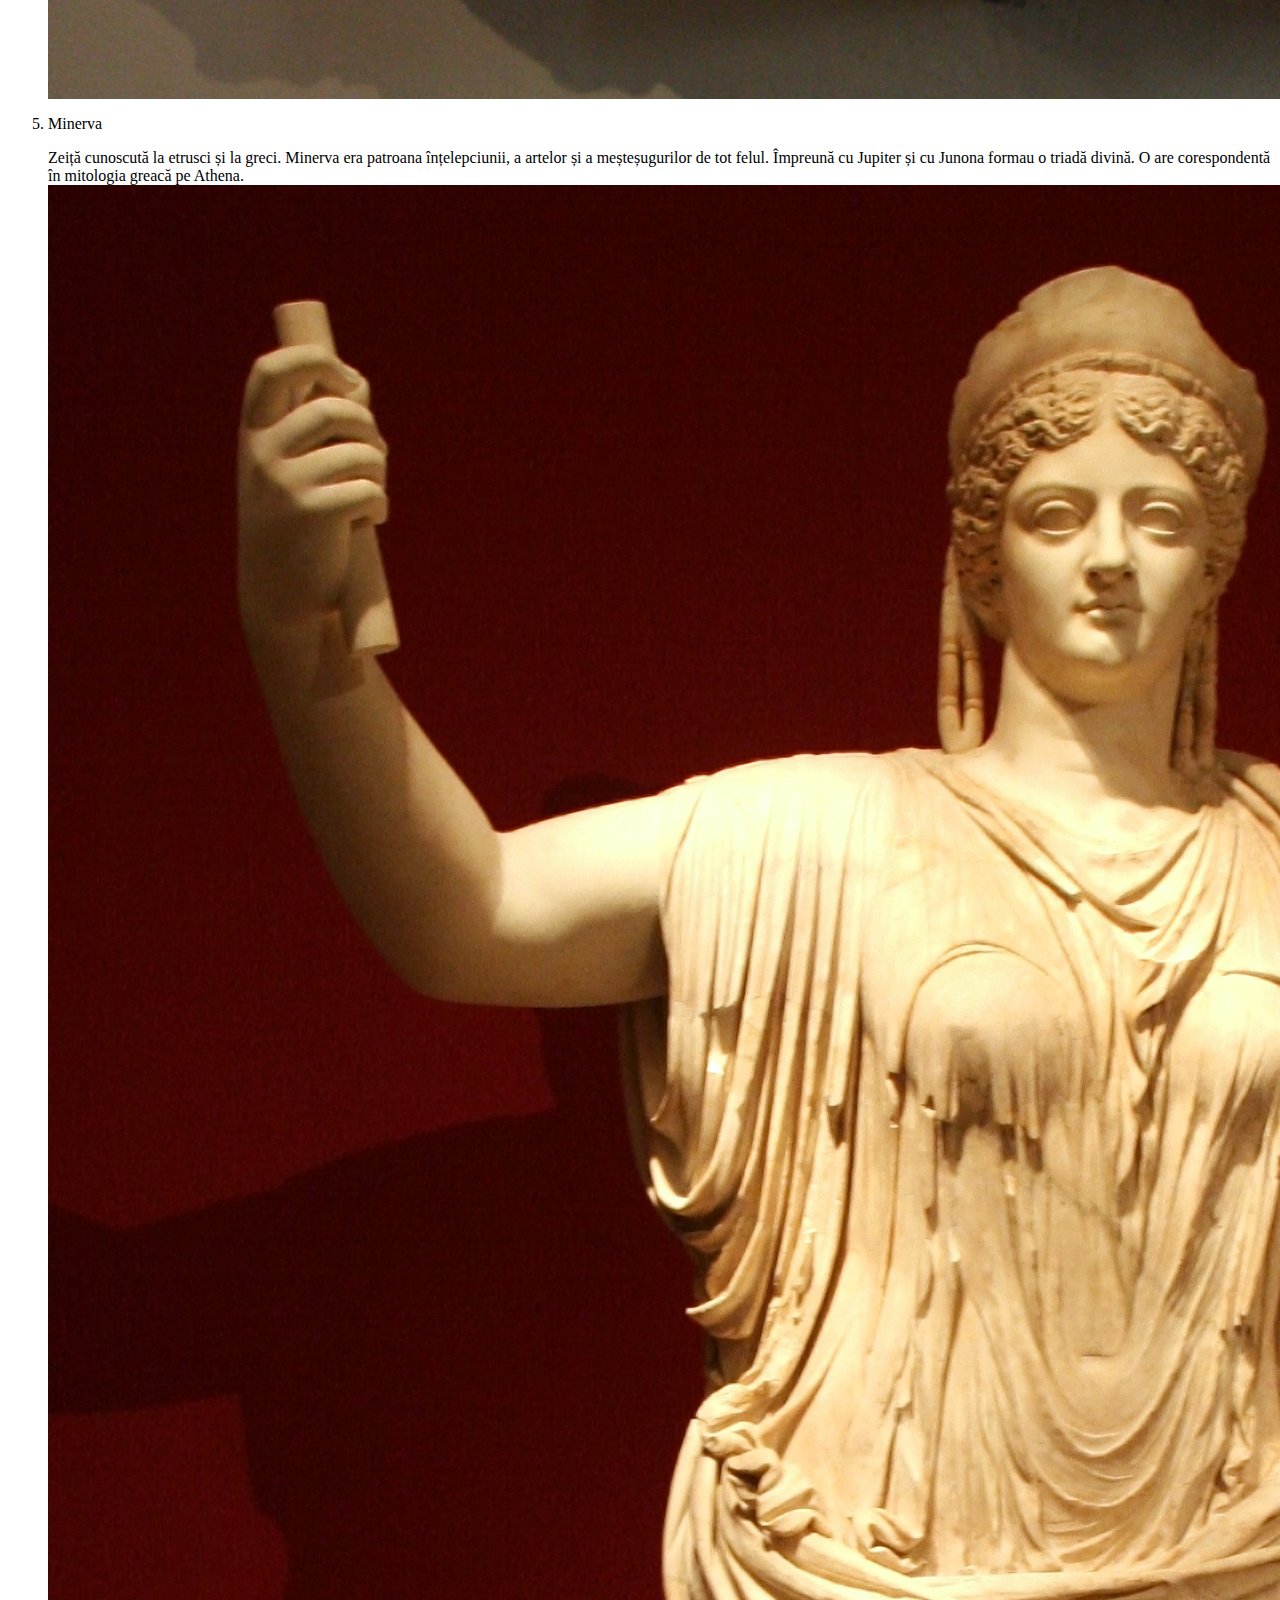
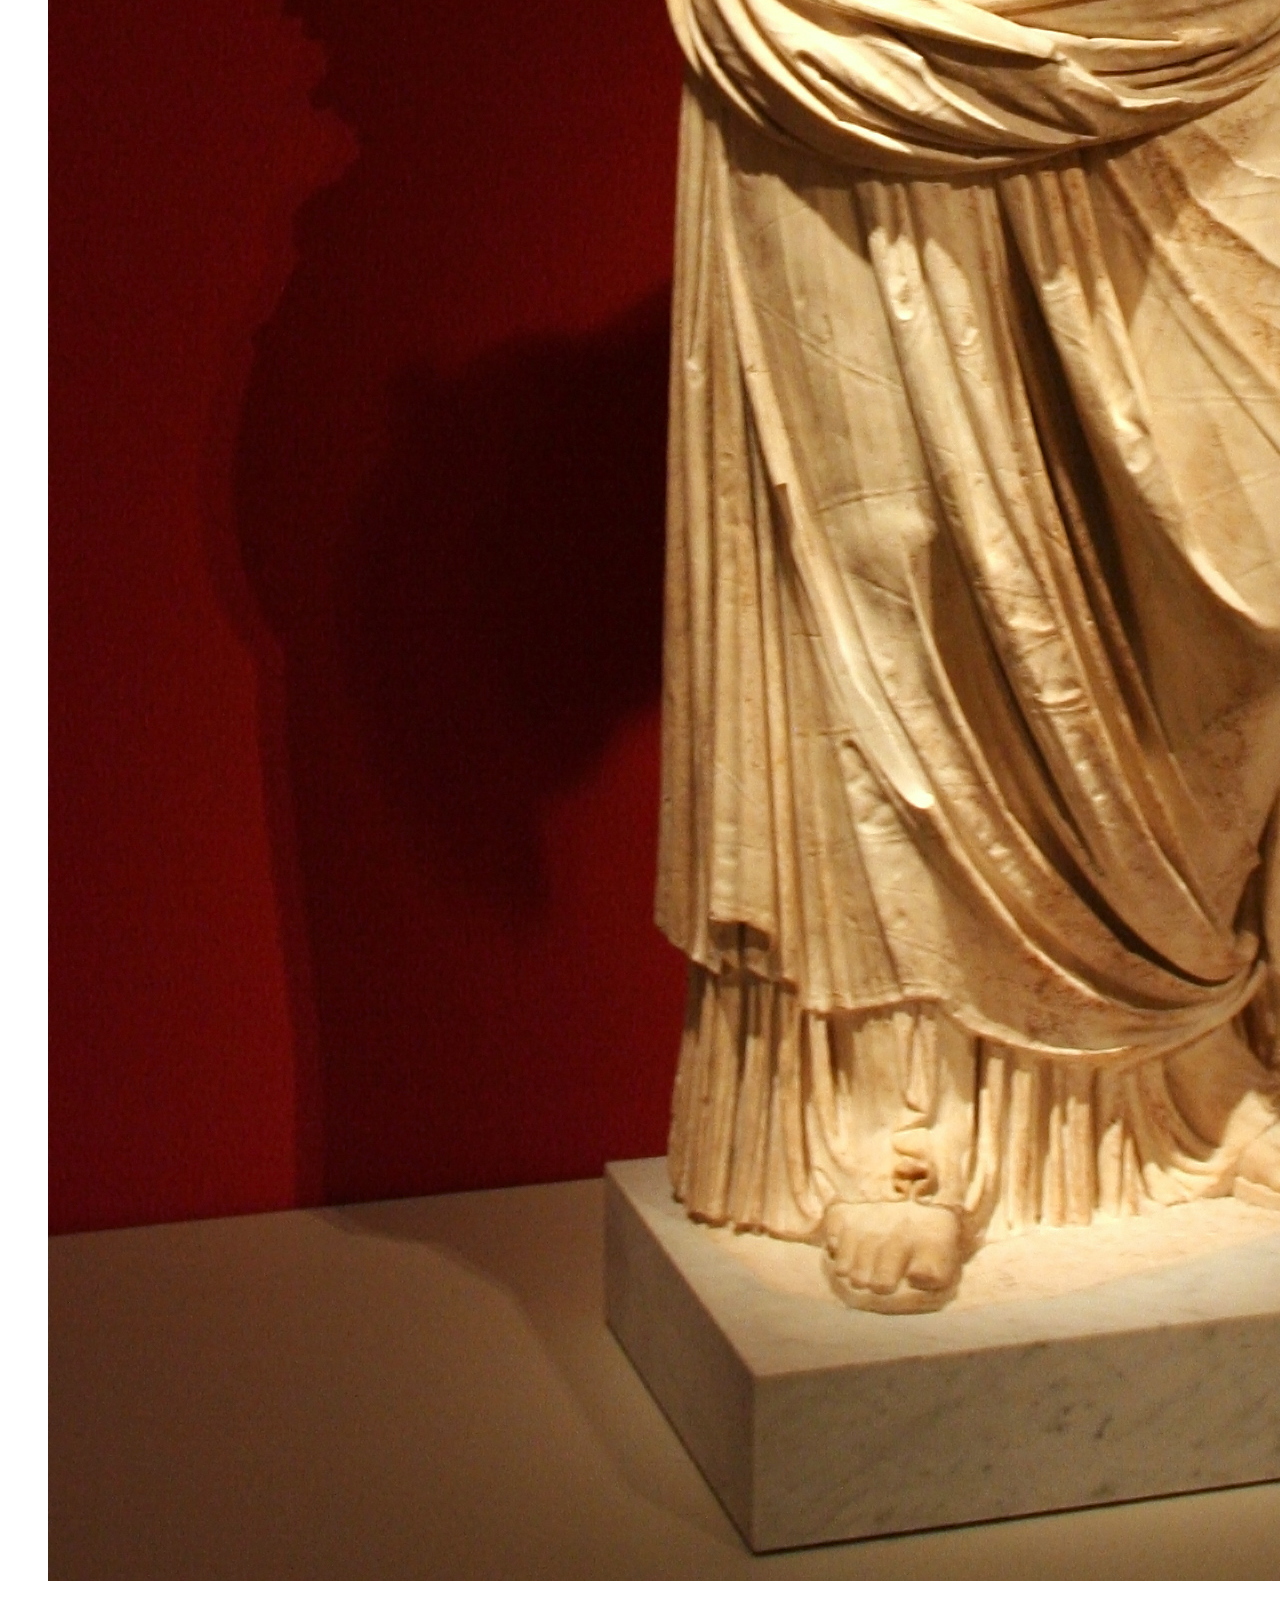
<file: cultura.html>
<html lang="ro">
	
	<head>
		
	</head>
	<body>
		
		<div class="container">
	  
	<div id="rand_articol" class="row">
		
		<div class="col-lg-12">
			<div class="panel-title"> Cultura în Roma Antică</div>
							<div class="panel-content" > <h4>Muzica în Roma Antică</h4>


								<p class="content">                 <img src="cult1.jpg" id="img2"  class="col-md-4 col-lg-5 col-sm-6 col-xs-12" alt="regatul Roman">  Tradiţia elenisticà influenţeazã muzica tuturor popoarelor cu care inträ în contact. Mai mult, din momentul în care Grecia devine provincie romanã  arta stràmoilor nostri imità practic modelele grecesti.
       Ca şi în muzica greceascà, monodia rãmâne modul predominant de organizare a discursului muzical.
       Se pãstreazã aceeaşi notatie, aceleaşi moduri si aceeaşi ritmicà bazatà pe accentele prozodice. Legätura dintre muzicá şi poezie este de altfel sustinutà şi de indiciile potrivit càrora Odele lui Horatiu sau fragmente ale Metamorfozelor lui Ovidiu ar fi fost cântate.
       O diferenţà faţa de muzica greceascà se observà la nivelul etosului, mai exact în dispariia functiei etice a muzicii, aceasta devenind aproape exclusiv de divertisment.


									
									Se pàstreazä  instrumentele  grecesti, unele având denumiri diferite (spre exemplu: aulos = tibia, syrinx = fistula, salpynx = tuba, tympanon = tympanum, krotala crotala, kymbala cymbala). Lyra si kithara se pàstreazä sub aceeaşi denumire.</p>
								<p  class="content">
									<img src="cult2.jpg" id="img2"  class="col-md-12 col-lg-12 col-sm-12 col-xs-12" alt="regatul Roman">

									Se dezvoltã foarte mult muzica militarà, cu instrumente specifice: cornu (un instrument în formà de ,,G”, folosit pentru semnale militare, În bàtãlii şi în ceremonjile funerare; este confectionat de obicei din bronz) şi lituus (instrument de origine etruscà, cu un tub conic, incovoiat la capät).
       Avem multe dovezi, atât în operele literare, cat şi în mozaicurile care impodobeau vilele aristocratilor, ce ne vorbesc despre ansambluri vocale si instrumentale cu mulţi participanti, toate susţinând ideea unei vieti muzicale înfloritoare.
       Spre deosebire de instrumentiştii greci care erau profesionişti, în Roma Anticä se observà o depreciere a profesionalismului, majoritatea muzicienilor  fiind amatori. De asemenea, apare un element constrictiv, având în vedere cà mulţi interpreţi erau sclavi; dreptul de a alege tipul de muzicá aparţinea exclusiv aristocratului, proprietarului.
									
									
								
								</p>
								
								
								<h4>Religia romană</h4>


<p class="content">Peninsula italică înainte de unificarea romană adăpostea populații de origine diversă, între care cei mai importanți erau grecii - din coloniile sudului, latinii - din centru și etruscii de la nord de Tibru. Etruscii sunt, probabil, de origine asiatică. Ei erau vestiți, începând de la sfârșitul Republicii, începutul sec. I î.H., pentru acele libri augurales, interpretări de oracole și, mai ales, haruspicine – ghicirea în măruntaiele jertfei. Nici unul dintre aceste texte nu a ajuns până la noi. Sursele arheologice nu sunt suficiente ca să ne dea o idee satisfăcătoare despre credința etruscilor.

Religia romană arhaică se întemeia pe un panteon divin și pe o mitologie puternic înrâurită de mitologia greacă. Georges Dumézil a subliniat existența unei “ideologii tripartite” indo-europene în triada romană Iupiter (care reprezenta suveranitatea), Marte (care reprezenta funcția războinică) și Quirinus (care reprezenta funcția nutritivă și protectoare). Vechiul sacerdoțiu roman cuprinde regele (rex sacrorum), flaminii celor trei zei mari (flamines maiores: flamen Dialis, flamen Martialis și flamen Quirinalis) și marele preot (pontifex maximus), funcție care, începând cu Caesar, va reveni împăratului.

Comparată cu iudaismul și confucianismul, religia romană împărtășește, cu primul, interesul pentru evenimentul concret, istoric, iar cu cel de-al doilea - respectul religios pentru tradiție și pentru datoria socială, exprimată prin conceptul de pietas.

Roma rezerva altarelor zeităților autohtone un cerc interior făcut din pietre, care se numea pomerium. Locul unde îl venerau pe Mars era situat dincolo de această zonă intimă, unde puterea militară (imperium militiae) nu era tolerată. Zeități mai noi, chiar cele mai importante, cum ar fi Iuno Regina, erau plasate extra pomerium, îndeobște pe colina Aventinului. Excepție face templul lui Castor, instalat în perimetrul pomerial de dictatorul Aulus Postumius, în sec. al V-lea. Divinitățile intrapomeriale arhaice au, deseori, nume, caractere și sărbători bizare: Angerona - zeița echinoxului de primăvară sau Matuta - zeița matroanelor.

Străvechea triadă Iupiter-Mars-Quirinus, flancată de zeitățile Ianus Bifrons și Vesta, este înlocuită în perioada Tarquinilor prin noua triadă Iupiter Maximus-Iuno-Minerva. Acești zei, care corespund lui Zeus, Herei și Atenei, au acum statui. Dictatorul Aulus Postumius instituie o nouă triadă pe Aventin: Ceres-Liber-Libera, care corespund lui Demeter, Dionysos și Kore. Romanii încorporau în religia lor culte locale pe măsură ce ocupau teritoriul zeilor vecinilor. Între cele mai celebre este cultul zeiței lunare Diana din Nemi – patroana sclavilor fugari, ce va fi transferat pe Aventin.

Cultul domestic consta în sacrificii de animale și în ofrande alimentate și florale adresate strămoșilor și geniului protector al locului. Căsătoria se celebra în căminm, sub auspiciile zeităților feminine Tellus și Ceres. Mai târziu, Iuno a devenit garanta jurământului conjugal. De două ori pe an, orașul sărbătorea culturile morților - Manii și Lemurii, care se reîntorceau pe pământ și se hrăneau cu mâncarea ce le era pusă pe morminte. Din sec. al III-lea î.Hr. romanii ofereau tot mai multe sacrificii zeilor grupați în perechi ale căror statui erau expuse în temple.

Sacerdoții romani formau colegiul pontifical, care cuprindea pe rex sacrorum, pe pontifices - cu căpetenia lor, pontifex maximus, pe flamines maiores, în număr de trei, și flamines minores, în număr de doisprezece. Colegiului pontifical i se adăugau șase vestale, având, în momentul alegerii lor, între șase și zece ani, menite unei perioade de treizeci de ani, timp în care trebuiau să-și păstreze virginitatea. În caz de încălcare a acestor reguli erau zidite de vii. O instituție similară e semnalată în imperiul incaș. Sarcina vestalelor era de a păzi focul sacru.

Colegiul augural utiliza cărți etrusce (libri haruspicini, libri rituales și libri fulgurales) și grecești (oracole la care au existat contrafaceri evreiești și creștine) pentru a stabili datele faste și nefaste. Existau la Roma și alte grupări religioase specializate, cum erau fețialii, preoții salieni, Frates Arvales – ocrotitori ai ogoarelor, Lupercii (lupa = lupoaică) desemnau sexualitatea dezlănțuită.
 <img src="cult3.jpg" id="img2"  class="col-md-12 col-lg-12 col-sm-12 col-xs-12"></p>

								
	<h4>Principalii zei și zeițe ale romanilor</h4>

								
								<p class="content">
									<ol>
										
										<li class="zeu">Jupiter</li>
										<p class="content">
											
											
											Este zeul luminii și al fenomenelor cerești: vântul, ploaia, tunetul, al furtunii și al fulgerului. Este de proveniență indo-europeană, din Dyaus Pitar sau Părintele zilei la triburile indo-europene (care nu erau altceva decât traci emigrati). La ei DYAUS(ZIUA) era zeul cerului. Il are drept corespondent în mitologia greacă pe Zeus.</br>
										<img  src="zei1.jpg" id="jup"  class="col-md-4 col-lg-5 col-sm-6 col-xs-12"  >
										
										
										
										</p>
										
										<li class="zeu">Venus</li>
										<p  class="content">Era cea mai frumoasă zeiță romană, luminoasă și curată ca flacăra focului. Era asociată, la început, cu Ianus Pater și Tellus Mater (Pământul mamă). Proteja semănăturile și era simbolul maternității, deși rămânea veșnic fecioară. Purta întotdeauna văl. O are drept corespondentă în mitologia greacă pe Afrodita.
			
			</br>
										<img  src="zei2.jpg" id="jup"  class="col-md-4 col-lg-5 col-sm-6 col-xs-12"  ></p>
			
										<li class="zeu">Vulcanus</li>
										<p class="content">Era zeul trăsnetului și al soarelui arzător. Apoi a devenit zeul focului devastator, iar în cele din urmă, zeul focului dătător de viață. Era înfățișat cu barbă, uneori cu o ușoară deformație facială. Însemnele sale erau: ciocanul, cleștele fierarului și nicovala. Purta o bonetă și o scurtă care-i lăsau liber brațul drept.
			</br>
										<img  src="zei3.jpg" id="jup"  class="col-md-4 col-lg-5 col-sm-6 col-xs-12"  >
			</p>
										<li class="zeu">Saturn</li>
										<p class="content">Este o divinitate agrară de origine latină. Patrona belșugul, bogăția, abundența. Era propagatorul viței de vie și îngrășătorul ogoarelor.
	</br>
										<img  src="zei4.jpg" id="jup"  class="col-md-4 col-lg-5 col-sm-6 col-xs-12"  >
	</p>
										<li class="zeu">Minerva</li>
										<p class="content">Zeiță cunoscută la etrusci și la greci. Minerva era patroana înțelepciunii, a artelor și a meșteșugurilor de tot felul. Împreună cu Jupiter și cu Junona formau o triadă divină. O are corespondentă în mitologia greacă pe Athena.
</br>
										<img  src="zei5.jpg" id="jup"  class="col-md-4 col-lg-5 col-sm-6 col-xs-12"  >
</p>
										<li class="zeu">Mercurius</li>
										<p class="content">Este zeul comerțului și al comercianților, patrona câștigurile dobândite din schimburile negustorești. Avea ca pasăre sfântă cocoșul iar în reprezentări era cu o pungă în mână.
</br>
										<img  src="zei6.jpg" id="jup"  class="col-md-4 col-lg-5 col-sm-6 col-xs-12"  >
</p>
										
										<li class="zeu">Faunus</li>
										<p class="content">Este zeitatea animalelor pădurilor, proteja oamenii împotriva lupilor și din această cauză purta numele de Lupercus. Avea drept asociată pe Fauna și Bona Dea (Zâna Bună).

Fervoarea religioasă romană crește sensibil în epoca imperială. Caesar și Augustus sunt divinizați după moarte. Deși succesorii lor nu împărtășeau automat același destin, acest fapt a creat un precedent din plin exploatat după aceea, când împărații și intimii săi au fost adesea zeificați încă din timpul vieții. Caesar a inaugurat și cumulul, care va deveni indisolubil, al funcției de imperator și al aceleia de șef religios, pontifex maximus. La fel ca și cultul vechilor zei, cultul imperial își avea preoții și ceremoniile sale proprii. Templele erau consacrate împăraților, fie singuri, fie în asociere cu câte un venerabil antecesor sau cu o zeitate recentă. În sec. al III-lea d.Hr. împărații tind să se identifice zeilor: Septimius Severus și soția sa, Iulia Domna, sunt adorați ca Iupiter și Iunona. Cultul imperial este o inovație care marchează sfârșitul religiei romane tradiționale, constituind etapa desuetă a sa. Mircea Eliade afirma că dacă în epocă există ceva viu cu adevărat, apoi acestea sunt sintezele intelectuale elenistice, pe de o parte, și misterele, pe de alta. Pentru a frâna răspândirea masivă a creștinismului, scriitorii păgâni recurseseră la vechile mituri platonice, conferindu-le, astfel, un puternic simbolism. Celsus în sec. al III-lea, Porfir în sec. al II-lea, împăratul Iulian, Partidul “păgân” al lui Symmachus și platonicienii Macrobius și Servius, la sfârșitul sec. al IV-lea, vor opune totalitarismului creștin o viziune religioasă pluralistă, străduindu-se să înglobeze și să recupereze toate credințele trecutului, chiar și acelea care, la prima vedere, repugnau rațiunii. Elita romană se va mai hrăni din aceste credințe până la căderea Imperiului, după care acestea își vor continua existența lor subterană în Bizanț.
</br>
										<img  src="zei7.jpg" id="jup"  class="col-md-4 col-lg-5 col-sm-6 col-xs-12"  >
</p>
										
									</ol>
								
								</p>						


			</div>
	</div>
		</div>
	</div>
		
	</body>
</html>
</file>
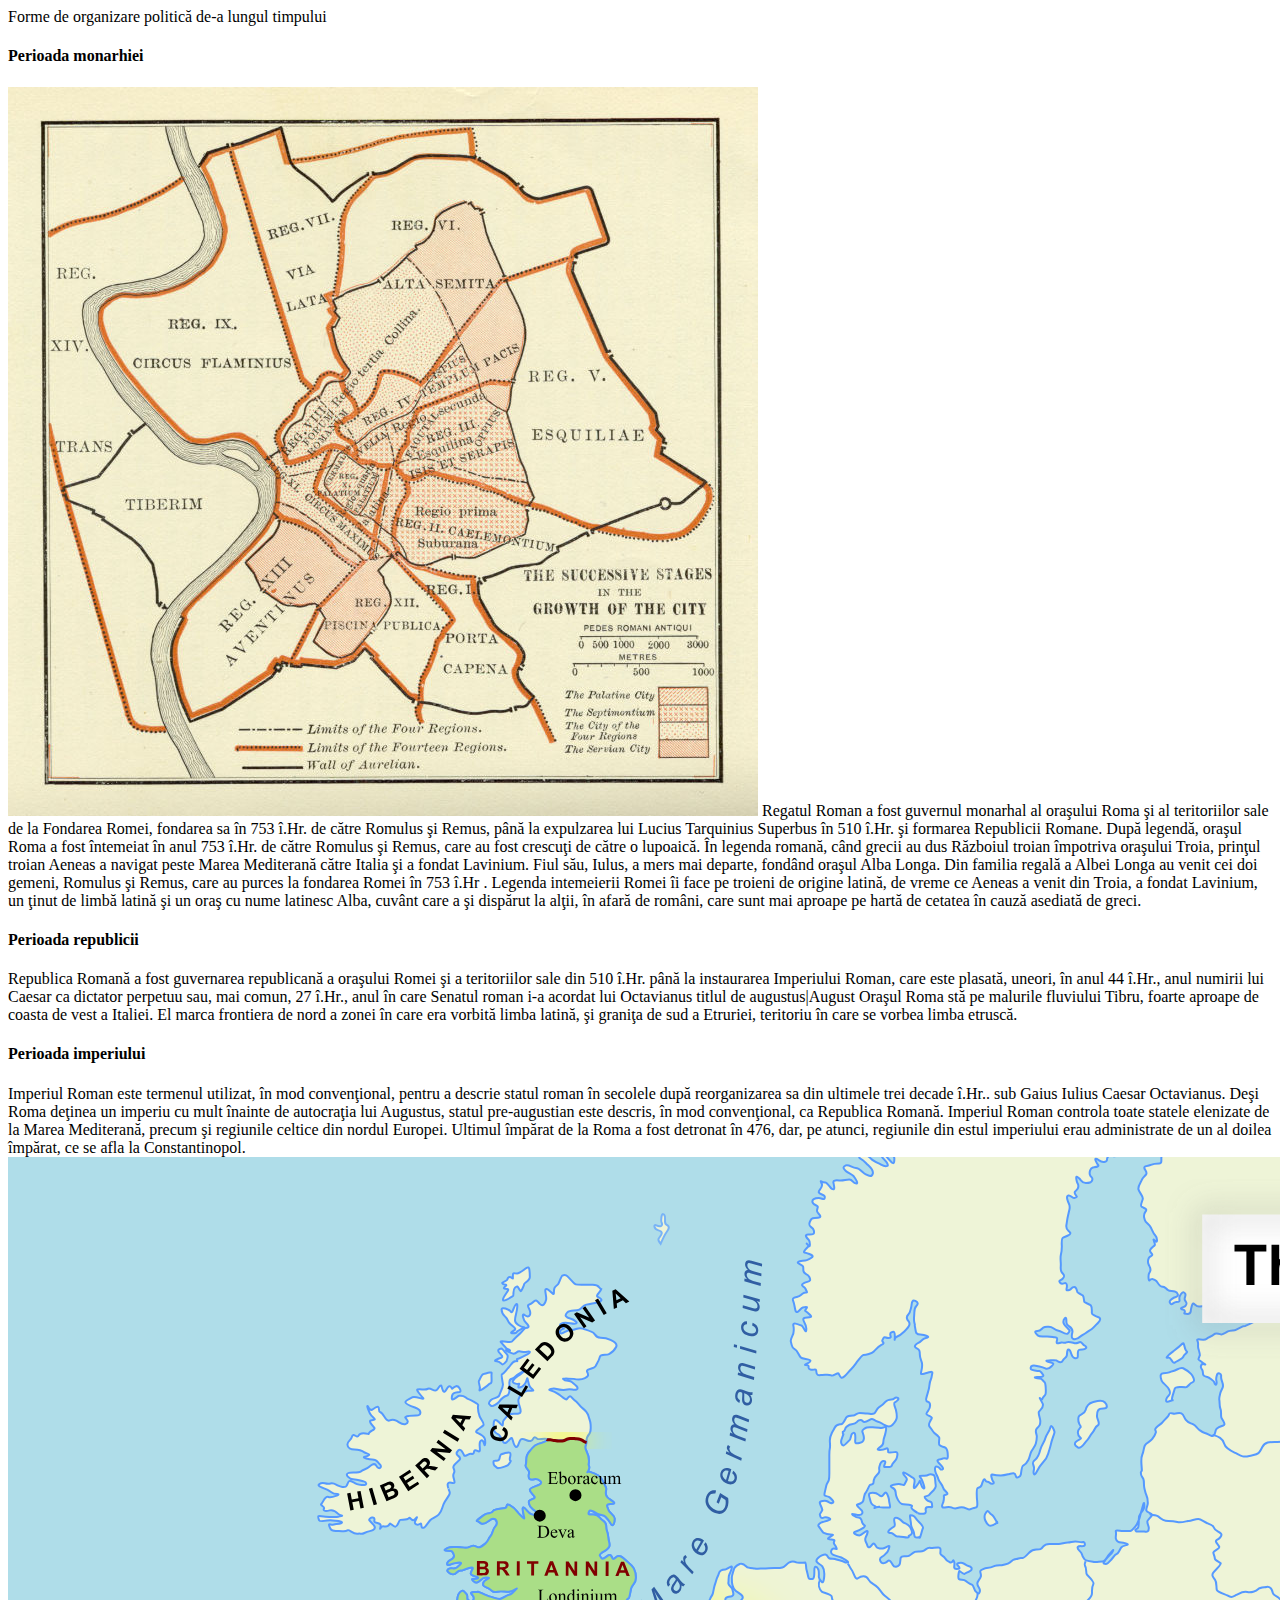
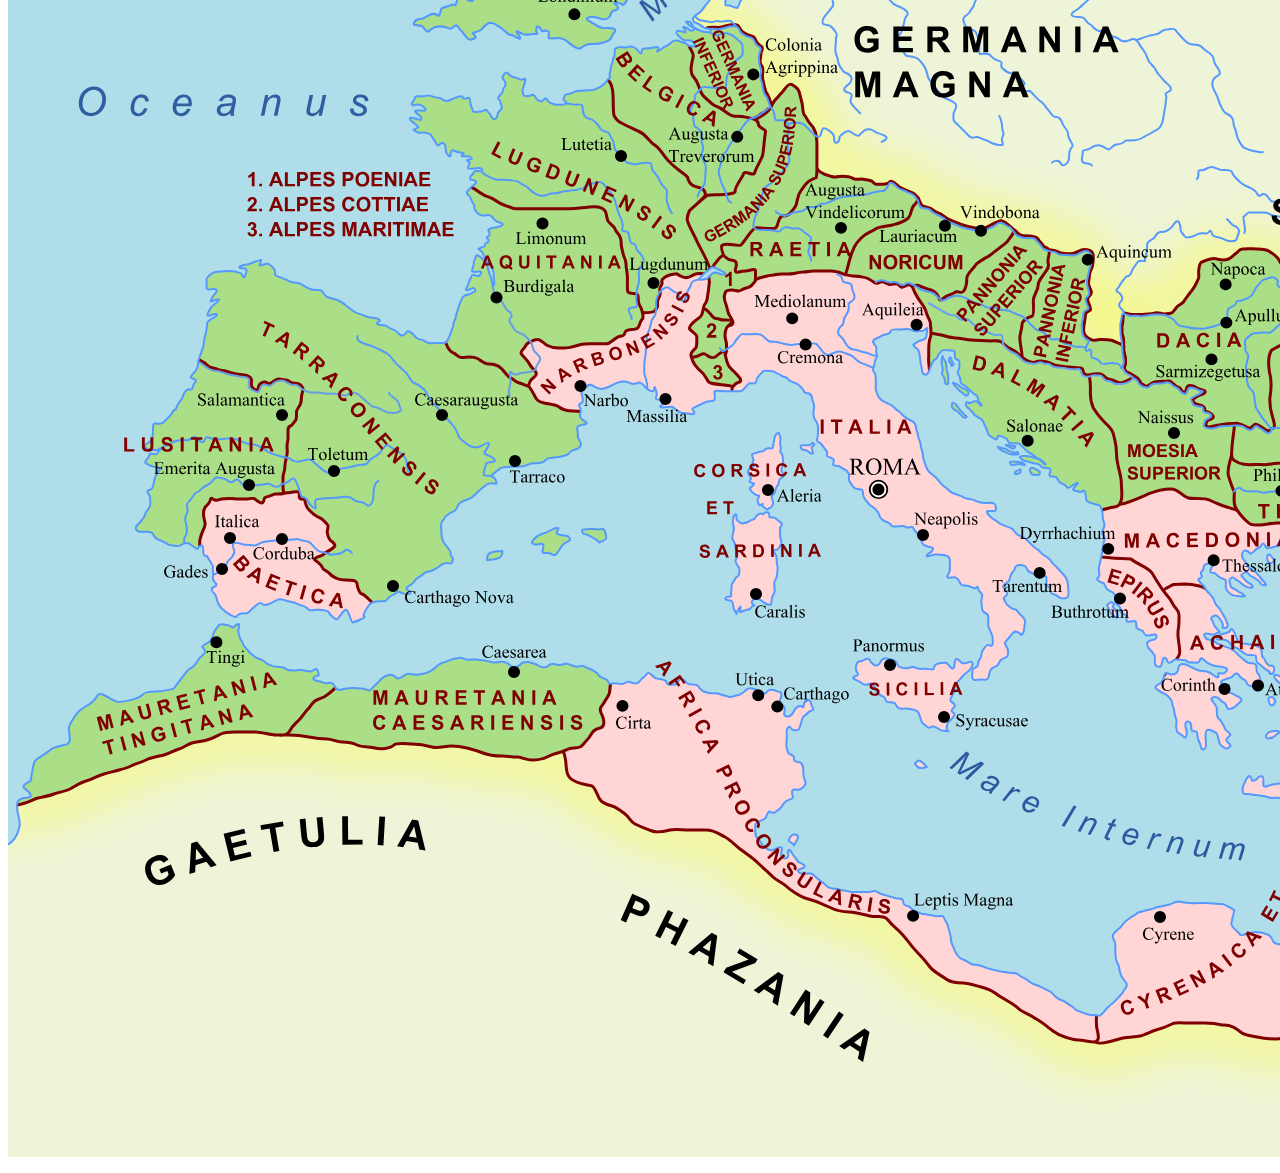
<file: forme.html>
<html lang="ro">
	
	<head>
		
	</head>
	<body>
		
		<div class="container">
	  
	<div id="rand_articol" class="row">
		
		<div class="col-lg-12">
			<div class="panel-title"> Forme de organizare politică de-a lungul timpului       </div>
							<div class="panel-content" > <h4>Perioada monarhiei</h4>


								<p  class="content"><img src="form1.jpg" id="img2"  class="col-md-4 col-lg-5 col-sm-6 col-xs-12" alt="regatul Roman">           Regatul Roman a fost guvernul monarhal al oraşului Roma şi al teritoriilor sale de la Fondarea Romei, fondarea sa în 753 î.Hr. de către Romulus şi Remus, până la expulzarea lui Lucius Tarquinius Superbus în 510 î.Hr. şi formarea Republicii Romane. După legendă, oraşul Roma a fost întemeiat în anul 753 î.Hr. de către Romulus şi Remus, care au fost crescuţi de către o lupoaică. În legenda romană, când grecii au dus Războiul troian împotriva oraşului Troia, prinţul troian Aeneas a navigat peste Marea Mediterană către Italia şi a fondat Lavinium. Fiul său, Iulus, a mers mai departe, fondând oraşul Alba Longa. Din familia regală a Albei Longa au venit cei doi gemeni, Romulus şi Remus, care au purces la fondarea Romei în 753 î.Hr .
        Legenda intemeierii Romei îi face pe troieni de origine latină, de vreme ce Aeneas a venit din Troia, a fondat Lavinium, un ţinut de limbă latină şi un oraş cu nume latinesc Alba, cuvânt care a şi dispărut la alţii, în afară de români, care sunt mai aproape pe hartă de cetatea în cauză asediată de greci.

 </p>
								
								
								<h4>Perioada republicii</h4>
								
								

<p class="content">Republica Romană a fost guvernarea republicană a oraşului Romei şi a teritoriilor sale din 510 î.Hr. până la instaurarea Imperiului Roman, care este plasată, uneori, în anul 44 î.Hr., anul numirii lui Caesar ca dictator perpetuu sau, mai comun, 27 î.Hr., anul în care Senatul roman i-a acordat lui Octavianus titlul de augustus|August Oraşul Roma stă pe malurile fluviului Tibru, foarte aproape de coasta de vest a Italiei. El marca frontiera de nord a zonei în care era vorbită limba latină, şi graniţa de sud a Etruriei, teritoriu în care se vorbea limba etruscă.
								
								</p>
								
								
								<h4>Perioada imperiului</h4>


<p class="content">Imperiul Roman este termenul utilizat, în mod convenţional, pentru a descrie statul roman în secolele după reorganizarea sa din ultimele trei decade î.Hr.. sub Gaius Iulius Caesar Octavianus. Deşi Roma deţinea un imperiu cu mult înainte de autocraţia lui Augustus, statul pre-augustian este descris, în mod convenţional, ca Republica Romană. Imperiul Roman controla toate statele elenizate de la Marea Mediterană, precum şi regiunile celtice din nordul Europei. Ultimul împărat de la Roma a fost detronat în 476, dar, pe atunci, regiunile din estul imperiului erau administrate de un al doilea împărat, ce se afla la Constantinopol. 
<img src="form2.svg" id="img2"  class="col-md-12 col-lg-12 col-sm-12 col-xs-12" alt="Imperiul Roman"></p>

								
							


			</div>
	</div>
		</div>
	</div>
		
	</body>
</html>
</file>
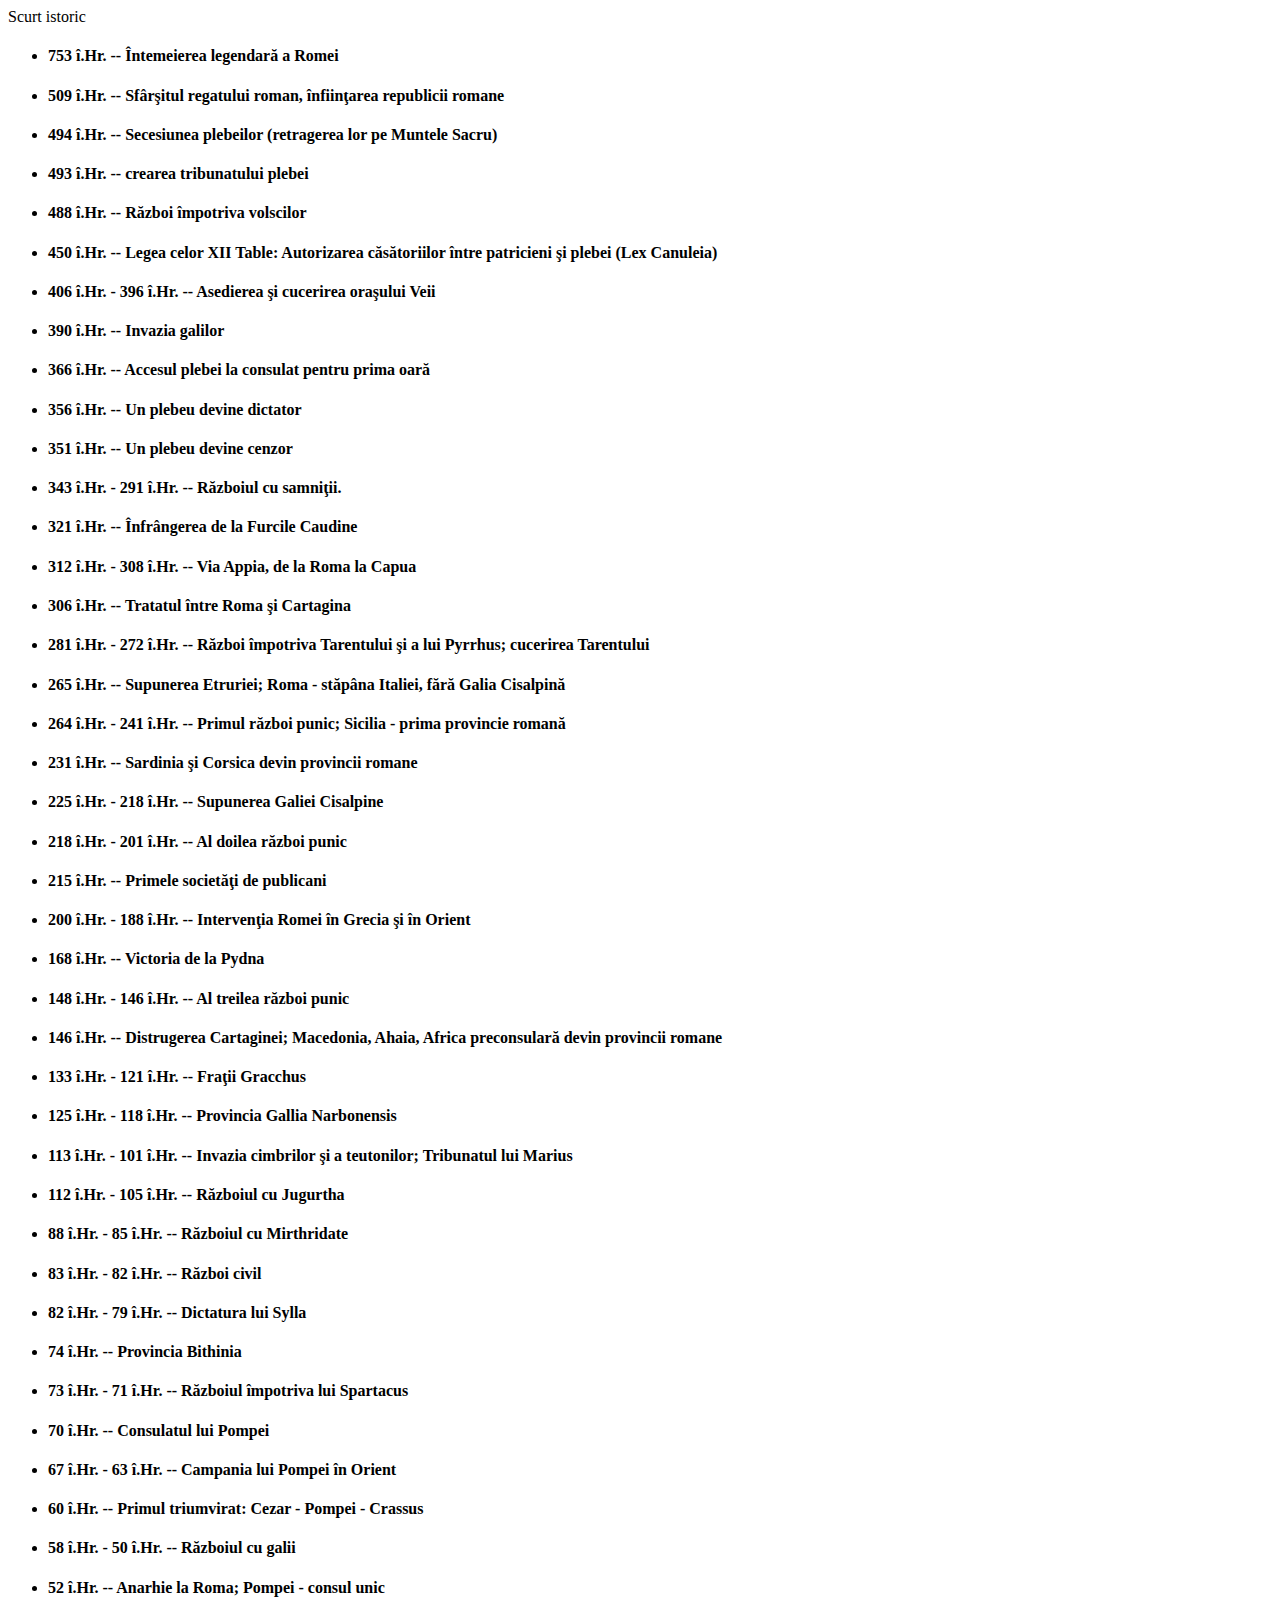
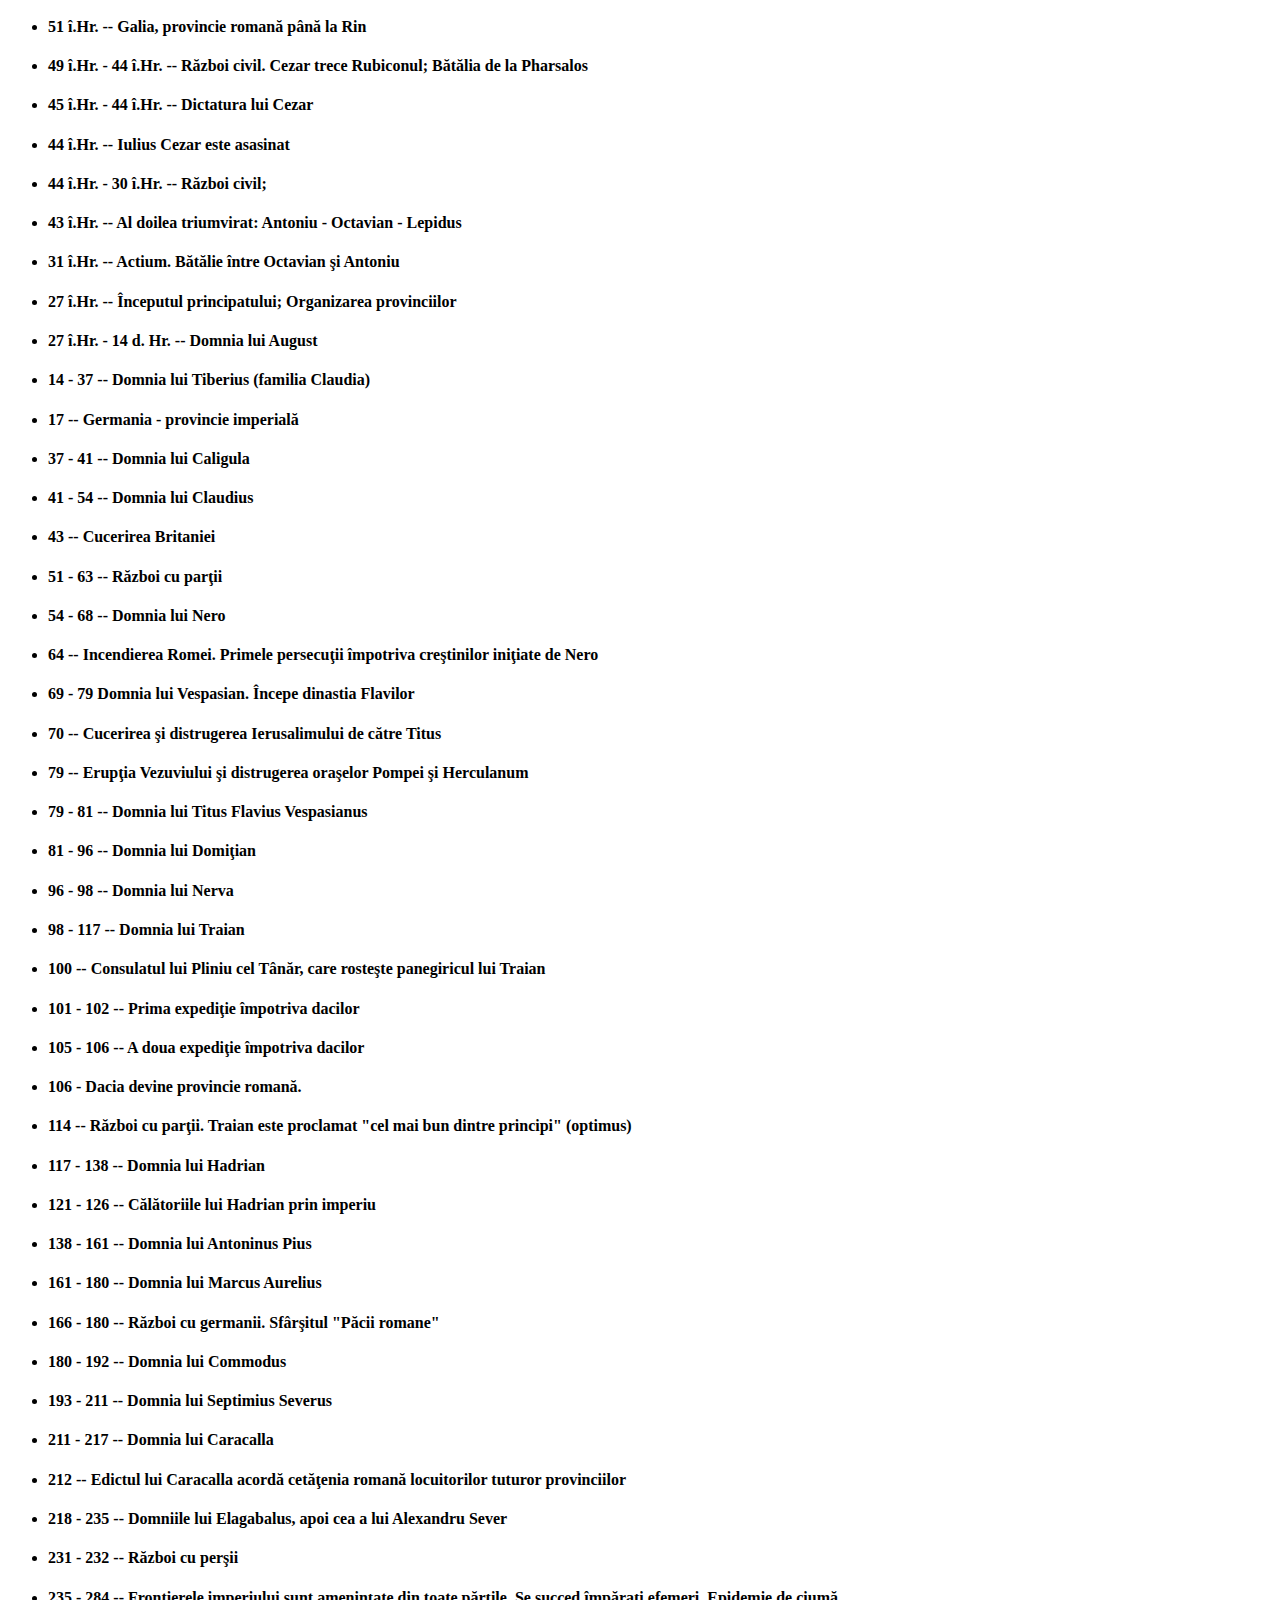
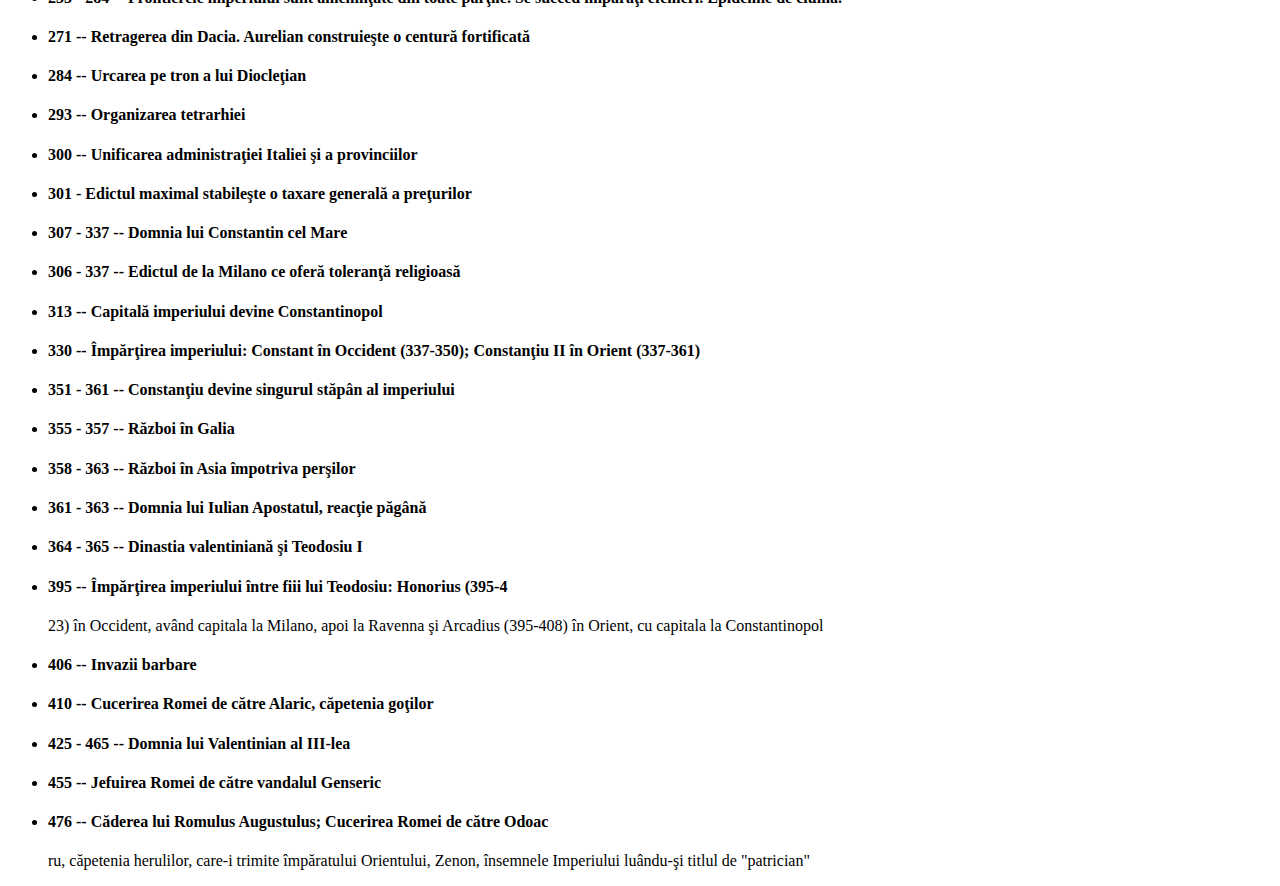
<file: Scurt_istoric.html>
<html lang="ro">
	
	<head>
		
	</head>
	<body>
		
		<div class="container">
	  
	<div id="rand_articol" class="row">
		
		<div class="col-lg-12">
			<div class="panel-title"> Scurt istoric </div>
							<div class="panel-content" > 
							
<ul class="col-lg-12">
	<li class="mare"><h4>753 î.Hr. -- Întemeierea legendară a Romei</li></h4>
	<li class="mare"><h4>509 î.Hr. -- Sfârşitul regatului roman, înfiinţarea republicii romane</li></h4>
	<li class="mare"><h4>494 î.Hr. -- Secesiunea plebeilor (retragerea lor pe Muntele Sacru)</li></h4>
	<li class="mare"><h4>493 î.Hr. -- crearea tribunatului plebei</li></h4>
	<li class="mare"><h4>488 î.Hr. -- Război împotriva volscilor</li></h4>
	<li class="mare"><h4>450 î.Hr. -- Legea celor XII Table: Autorizarea căsătoriilor între patricieni şi plebei (Lex Canuleia)</li></h4>
	<li class="mare"><h4>406 î.Hr. - 396 î.Hr. -- Asedierea şi cucerirea oraşului Veii</li></h4>
	<li class="mare"><h4>390 î.Hr. -- Invazia galilor</li></h4>
	<li class="mare"><h4>366 î.Hr. -- Accesul plebei la consulat pentru prima oară</li></h4>
	<li class="mare"><h4>356 î.Hr. -- Un plebeu devine dictator</li></h4>
	<li class="mare"><h4>351 î.Hr. -- Un plebeu devine cenzor</li></h4>
	<li class="mare"><h4>343 î.Hr. - 291 î.Hr. -- Războiul cu samniţii.</li></h4>
	<li class="mare"><h4>321 î.Hr. -- Înfrângerea de la Furcile Caudine</li></h4>
	<li class="mare"><h4>312 î.Hr. - 308 î.Hr. -- Via Appia, de la Roma la Capua</li></h4>
	<li class="mare"><h4>306 î.Hr. -- Tratatul între Roma şi Cartagina</li></h4>
	<li class="mare"><h4>281 î.Hr. - 272 î.Hr. -- Război împotriva Tarentului şi a lui Pyrrhus; cucerirea Tarentului</li></h4>
	<li class="mare"><h4>265 î.Hr. -- Supunerea Etruriei; Roma - stăpâna Italiei, fără Galia Cisalpină</li></h4>
	<li class="mare"><h4>264 î.Hr. - 241 î.Hr. -- Primul război punic; Sicilia - prima provincie romană</li></h4>
	<li class="mare"><h4>231 î.Hr. -- Sardinia şi Corsica devin provincii romane</li></h4>
	<li class="mare"><h4>225 î.Hr. - 218 î.Hr. -- Supunerea Galiei Cisalpine</li></h4>
	<li class="mare"><h4>218 î.Hr. - 201 î.Hr. -- Al doilea război punic</li></h4>
	<li class="mare"><h4>215 î.Hr. -- Primele societăţi de publicani</li></h4>
	<li class="mare"><h4>200 î.Hr. - 188 î.Hr. -- Intervenţia Romei în Grecia şi în Orient</li></h4>
	<li class="mare"><h4>168 î.Hr. -- Victoria de la Pydna</li></h4>
	<li class="mare"><h4>148 î.Hr. - 146 î.Hr. -- Al treilea război punic</li></h4>
	<li class="mare"><h4>146 î.Hr. -- Distrugerea Cartaginei; Macedonia, Ahaia, Africa preconsulară devin provincii romane</li></h4>
	<li class="mare"><h4>133 î.Hr. - 121 î.Hr. -- Fraţii Gracchus</li></h4>
	<li class="mare"><h4>125 î.Hr. - 118 î.Hr. -- Provincia Gallia Narbonensis</li></h4>
	<li class="mare"><h4>113 î.Hr. - 101 î.Hr. -- Invazia cimbrilor şi a teutonilor; Tribunatul lui Marius</li></h4>
	<li class="mare"><h4>112 î.Hr. - 105 î.Hr. -- Războiul cu Jugurtha</li></h4>
	<li class="mare"><h4>88 î.Hr. - 85 î.Hr. -- Războiul cu Mirthridate</li></h4>
	<li class="mare"><h4>83 î.Hr. - 82 î.Hr. -- Război civil</li></h4>
	<li class="mare"><h4>82 î.Hr. - 79 î.Hr. -- Dictatura lui Sylla</li></h4>
	<li class="mare"><h4>74 î.Hr. -- Provincia Bithinia</li></h4>
	<li class="mare"><h4>73 î.Hr. - 71 î.Hr. -- Războiul împotriva lui Spartacus</li></h4>
	<li class="mare"><h4>70 î.Hr. -- Consulatul lui Pompei</li></h4>
	<li class="mare"><h4>67 î.Hr. - 63 î.Hr. -- Campania lui Pompei în Orient</li></h4>
	<li class="mare"><h4>60 î.Hr. -- Primul triumvirat: Cezar - Pompei - Crassus</li></h4>
	<li class="mare"><h4>58 î.Hr. - 50 î.Hr. -- Războiul cu galii</li>
	<li class="mare"><h4>52 î.Hr. -- Anarhie la Roma; Pompei - consul unic</li></h4>
	<li class="mare"><h4>51 î.Hr. -- Galia, provincie romană până la Rin</li></h4>
	<li class="mare"><h4>49 î.Hr. - 44 î.Hr. -- Război civil. Cezar trece Rubiconul; Bătălia de la Pharsalos</li></h4>
	<li class="mare"><h4>45 î.Hr. - 44 î.Hr. -- Dictatura lui Cezar</li></h4>
	<li class="mare"><h4>44 î.Hr. -- Iulius Cezar este asasinat</li></h4>
	<li class="mare"><h4>44 î.Hr. - 30 î.Hr. -- Război civil;</li></h4>
	<li class="mare"><h4>43 î.Hr. -- Al doilea triumvirat: Antoniu - Octavian - Lepidus</li></li></h4>
	<li class="mare"><h4>31 î.Hr. -- Actium. Bătălie între Octavian şi Antoniu</li></h4>
	<li class="mare"><h4>27 î.Hr. -- Începutul principatului; Organizarea provinciilor</li></h4>
	<li class="mare"><h4>27 î.Hr. - 14 d. Hr. -- Domnia lui August</li></h4>
	<li class="mare"><h4>14 - 37 -- Domnia lui Tiberius (familia Claudia)</li></h4>
	<li class="mare"><h4>17 -- Germania - provincie imperială</li></h4>
	<li class="mare"><h4>37 - 41 -- Domnia lui Caligula</li></h4>
	<li class="mare"><h4>41 - 54 -- Domnia lui Claudius</li></h4>
	<li class="mare"><h4>43 -- Cucerirea Britaniei</li></h4>
	<li class="mare"><h4>51 - 63 -- Război cu parţii</li></h4>
	<li class="mare"><h4>54 - 68 -- Domnia lui Nero</li></h4>
	<li class="mare"><h4>64 -- Incendierea Romei. Primele persecuţii împotriva creştinilor iniţiate de Nero</li></h4>
	<li class="mare"><h4>69 - 79 Domnia lui Vespasian. Începe dinastia Flavilor</li></h4>
	<li class="mare"><h4>70 -- Cucerirea şi distrugerea Ierusalimului de către Titus</li></h4>
	<li class="mare"><h4>79 -- Erupţia Vezuviului şi distrugerea oraşelor Pompei şi Herculanum</li></h4>
	<li class="mare"><h4>79 - 81 -- Domnia lui Titus Flavius Vespasianus</li></h4>
	<li class="mare"><h4>81 - 96 -- Domnia lui Domiţian</li></h4>
	<li class="mare"><h4>96 - 98 -- Domnia lui Nerva</li></h4>
	<li class="mare"><h4>98 - 117 -- Domnia lui Traian</li></h4>
	<li class="mare"><h4>100 -- Consulatul lui Pliniu cel Tânăr, care rosteşte panegiricul lui Traian</li></h4>
	<li class="mare"><h4>101 - 102 -- Prima expediţie împotriva dacilor</li></h4>
	<li class="mare"><h4>105 - 106 -- A doua expediţie împotriva dacilor</li></h4>
	<li class="mare"><h4>106 - Dacia devine provincie romană.</li></h4>
	<li class="mare"><h4>114 -- Război cu parţii. Traian este proclamat "cel mai bun dintre principi" (optimus)</li>
	<li class="mare"><h4>117 - 138 -- Domnia lui Hadrian</li>
	<li class="mare"><h4>121 - 126 -- Călătoriile lui Hadrian prin imperiu</li></h4>
	<li class="mare"><h4>138 - 161 -- Domnia lui Antoninus Pius</li></h4>
	<li class="mare"><h4>161 - 180 -- Domnia lui Marcus Aurelius</li></h4>
	<li class="mare"><h4>166 - 180 -- Război cu germanii. Sfârşitul "Păcii romane"</li></h4>
	<li class="mare"><h4>180 - 192 -- Domnia lui Commodus</li></h4>
	<li class="mare"><h4>193 - 211 -- Domnia lui Septimius Severus</li></h4>
	<li class="mare"><h4>211 - 217 -- Domnia lui Caracalla</li></h4>
	<li class="mare"><h4>212 -- Edictul lui Caracalla acordă cetăţenia romană locuitorilor tuturor provinciilor</li></h4>
	<li class="mare"><h4>218 - 235 -- Domniile lui Elagabalus, apoi cea a lui Alexandru Sever</li></h4>
	<li class="mare"><h4>231 - 232 -- Război cu perşii</li></h4>
	<li class="mare"><h4>235 - 284 -- Frontierele imperiului sunt ameninţate din toate părţile. Se succed împăraţi efemeri. Epidemie de ciumă.
	<li class="mare"><h4>271 -- Retragerea din Dacia. Aurelian construieşte o centură fortificată</li></h4>
	<li class="mare"><h4>284 -- Urcarea pe tron a lui Diocleţian</li></h4>
	<li class="mare"><h4>293 -- Organizarea tetrarhiei</li></h4>
	<li class="mare"><h4>300 -- Unificarea administraţiei Italiei şi a provinciilor</li></h4>
	<li class="mare"><h4>301 - Edictul maximal stabileşte o taxare generală a preţurilor</li></h4>
	<li class="mare"><h4>307 - 337 -- Domnia lui Constantin cel Mare</li></h4>
	<li class="mare"><h4>306 - 337 -- Edictul de la Milano ce oferă toleranţă religioasă</li></h4>
	<li class="mare"><h4>313 -- Capitală imperiului devine Constantinopol</li></h4>
	<li class="mare"><h4>330 -- Împărţirea imperiului: Constant în Occident (337-350); Constanţiu II în Orient (337-361)</li></h4>
	<li class="mare"><h4>351 - 361 -- Constanţiu devine singurul stăpân al imperiului</li></h4>
	<li class="mare"><h4>355 - 357 -- Război în Galia</li></h4>
	<li class="mare"><h4>358 - 363 -- Război în Asia împotriva perşilor</li></h4>
	<li class="mare"><h4>361 - 363 -- Domnia lui Iulian Apostatul, reacţie păgână</li></h4>
	<li class="mare"><h4>364 - 365 -- Dinastia valentiniană şi Teodosiu I</li></h4>
	<li class="mare"><h4>395 -- Împărţirea imperiului între fiii lui Teodosiu: Honorius (395-4</h4>23) în Occident, având capitala la Milano, apoi la Ravenna şi Arcadius (395-408) în Orient, cu capitala la Constantinopol</li>
	<li class="mare"><h4>406 -- Invazii barbare</li></h4>
	<li class="mare"><h4>410 -- Cucerirea Romei de către Alaric, căpetenia goţilor</li></h4>
	<li class="mare"><h4>425 - 465 -- Domnia lui Valentinian al III-lea</li></h4>
	<li class="mare"><h4>455 -- Jefuirea Romei de către vandalul Genseric</li></h4>
<li>	<h4>476 -- Căderea lui Romulus Augustulus; Cucerirea Romei de către Odoac</h4>ru, căpetenia herulilor, care-i trimite împăratului Orientului, Zenon, însemnele Imperiului luându-şi titlul de "patrician"</li>
</ul>
			</div>
	</div>
		</div>
	</div>
		
	</body>
</html>
</file>
<file: style.css>
.hamb{
	position:absolute;
	width:25px;
	height:25px;
	top:15px;
}
.menu_t{
	
	font-family:  "serif" ,"sans-serif", ,"georgia";
	font-size: 20px;
	margin-left:40px;
	font-weight:600;
	position:absolute;
	top:15px;
	
	
	
}
.menu_icon{
	margin-left:3%;
	margin-top:15px;
	
	}
.menu_icon div {
	display:inline;
	
	
}

.menu_content{
	left: -1600px;  
  height: 100%;
  position:fixed;
	top:0px;
  width: 100%;
	
	background-image:url("menu_back.jpg");
	background-repeat: no-repeat;
	background-size:cover;
	z-index:1;
}
.menu {
	display: inline;
	position:fixed;
	
	margin-left:5%;
	margin-top:3%;
}

a{
	text-decoration: none;
	color:white;
}
a:hover{
text-decoration: none;
	color:white;}
a:visited{
text-decoration: none;
	color:white;}


 .container {
  position: relative;
  top:80px;
	z-index: -1;
}

.panel-title{
	font-family: HelveticaNeueLTStd-Bd,HelveticaNeue-Bold,'Helvetica Neue',Helvetica,Arial,sans-serif;
  font-weight: 600;
  font-style: normal;
  margin: 0;
  padding: 0;
	font-size:40px;
	padding:10px;
	padding-bottom:30px;
}

.panel-content{


  font-style: normal;
  margin: 0;
  padding: 0;
	font-size:18px;
	font-family:sans-serif;
}

.panel-content h4{
border-bottom: solid;
	
	border-bottom-width: 2px;
	padding:1%;
	
	
	border-bottom-color:lightgrey;
	font-family: "Arial";
	font-weight: 500;
	color:crimson;
	font-size: 20px;
	max-width: 600px;;
	margin-top:40px;

}

.inchidere{
	color:white;
	font-weight: bold;
	opacity:0.6;
	font-size:20px;
	font-family: arial;
	position:absolute;
	top:20px;
	left:20px;
	
}

.other {
padding-bottom:10px;
padding-top:10px;
margin-bottom:20px;
margin-top:20px;
	
 border-bottom: 1px solid #636366;
	
	font-family: helvetica,serif;
	font-size:20px;
	font-weight: bold;
color:white;
	position:relative;
	left:60px;
	opacity:0.4;

	
	
	
}
#unl
{	position:absolute;
	list-style: none;
	margin-top:150px;}

.mare h4{
	color:darkred;
	opacity:1;
	
}
.mare{
	opacity:1;
	margin-left:10px;
}
	
.zeu{
	color:darkred;
	opacity:1;
	
}
.content {
	margin-bottom: 30px;
    text-indent: 50px;
	font-family: HelveticaNeue-Roman,'Helvetica Neue',Helvetica,Arial,sans-serif;
	  font-size: 18px;
}

#img2 {
	float:right;
	margin:10px;
	clear:both;
	padding:10px;
	
}

#jup{
	margin-right: auto;
	margin-left:auto;
	
	float:center;
	margin:10px;
	clear:both;
	padding:10px;
}
.patrat{
	width:100%;
	height:60px;
	background-color: white;
	position:fixed;
	top:0px;
	
}
.corinp{
	border-color: forestgreen;
	border-width: 3px;
	
}

.corect{
	color:forestgreen;
	font-weight:bold;
	
}

.incorect{
	color:red;
	font-weight: bold;
}

.incinp{
	border-width: 3px;
	
	border-color:red;
}
input{
text-align:center;
	
margin:5px;
}

#i21{
	color:red;
	font-family: "helvetica";
	font-size:20px;
}
</file>
